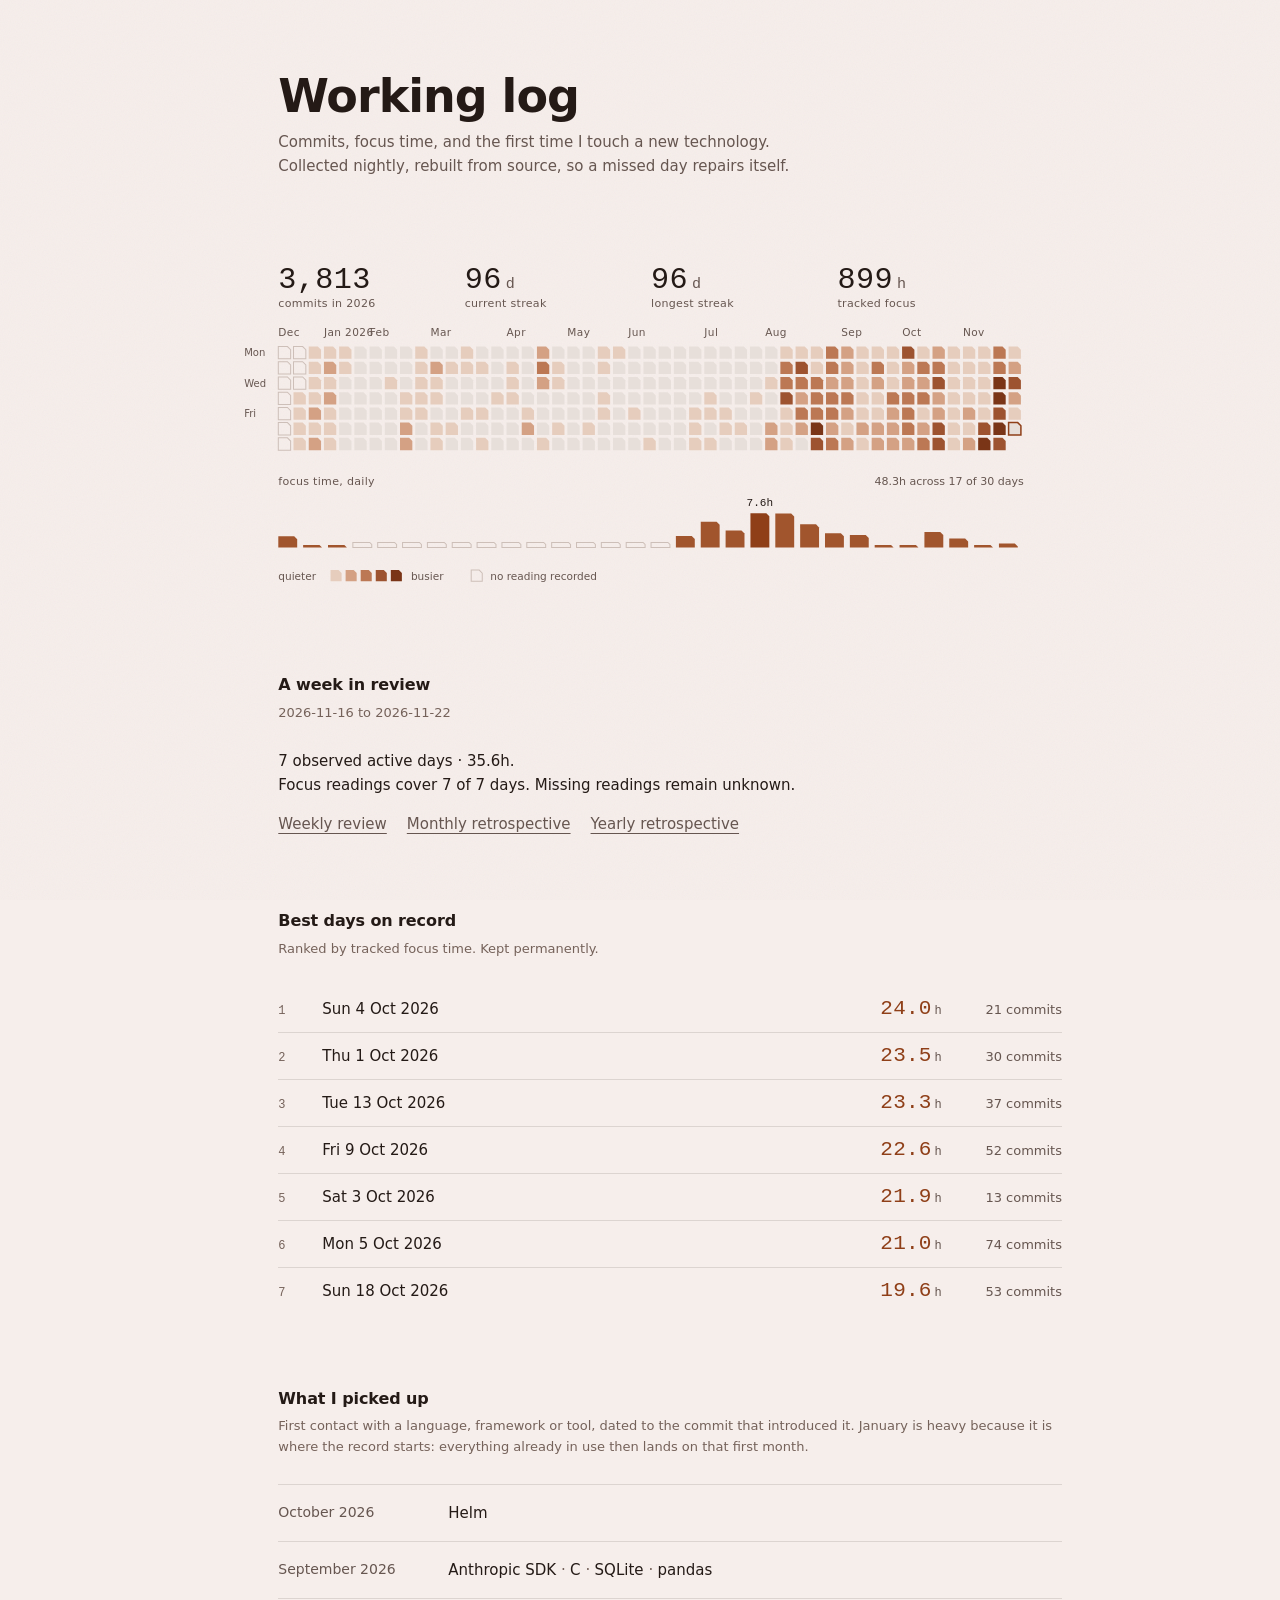
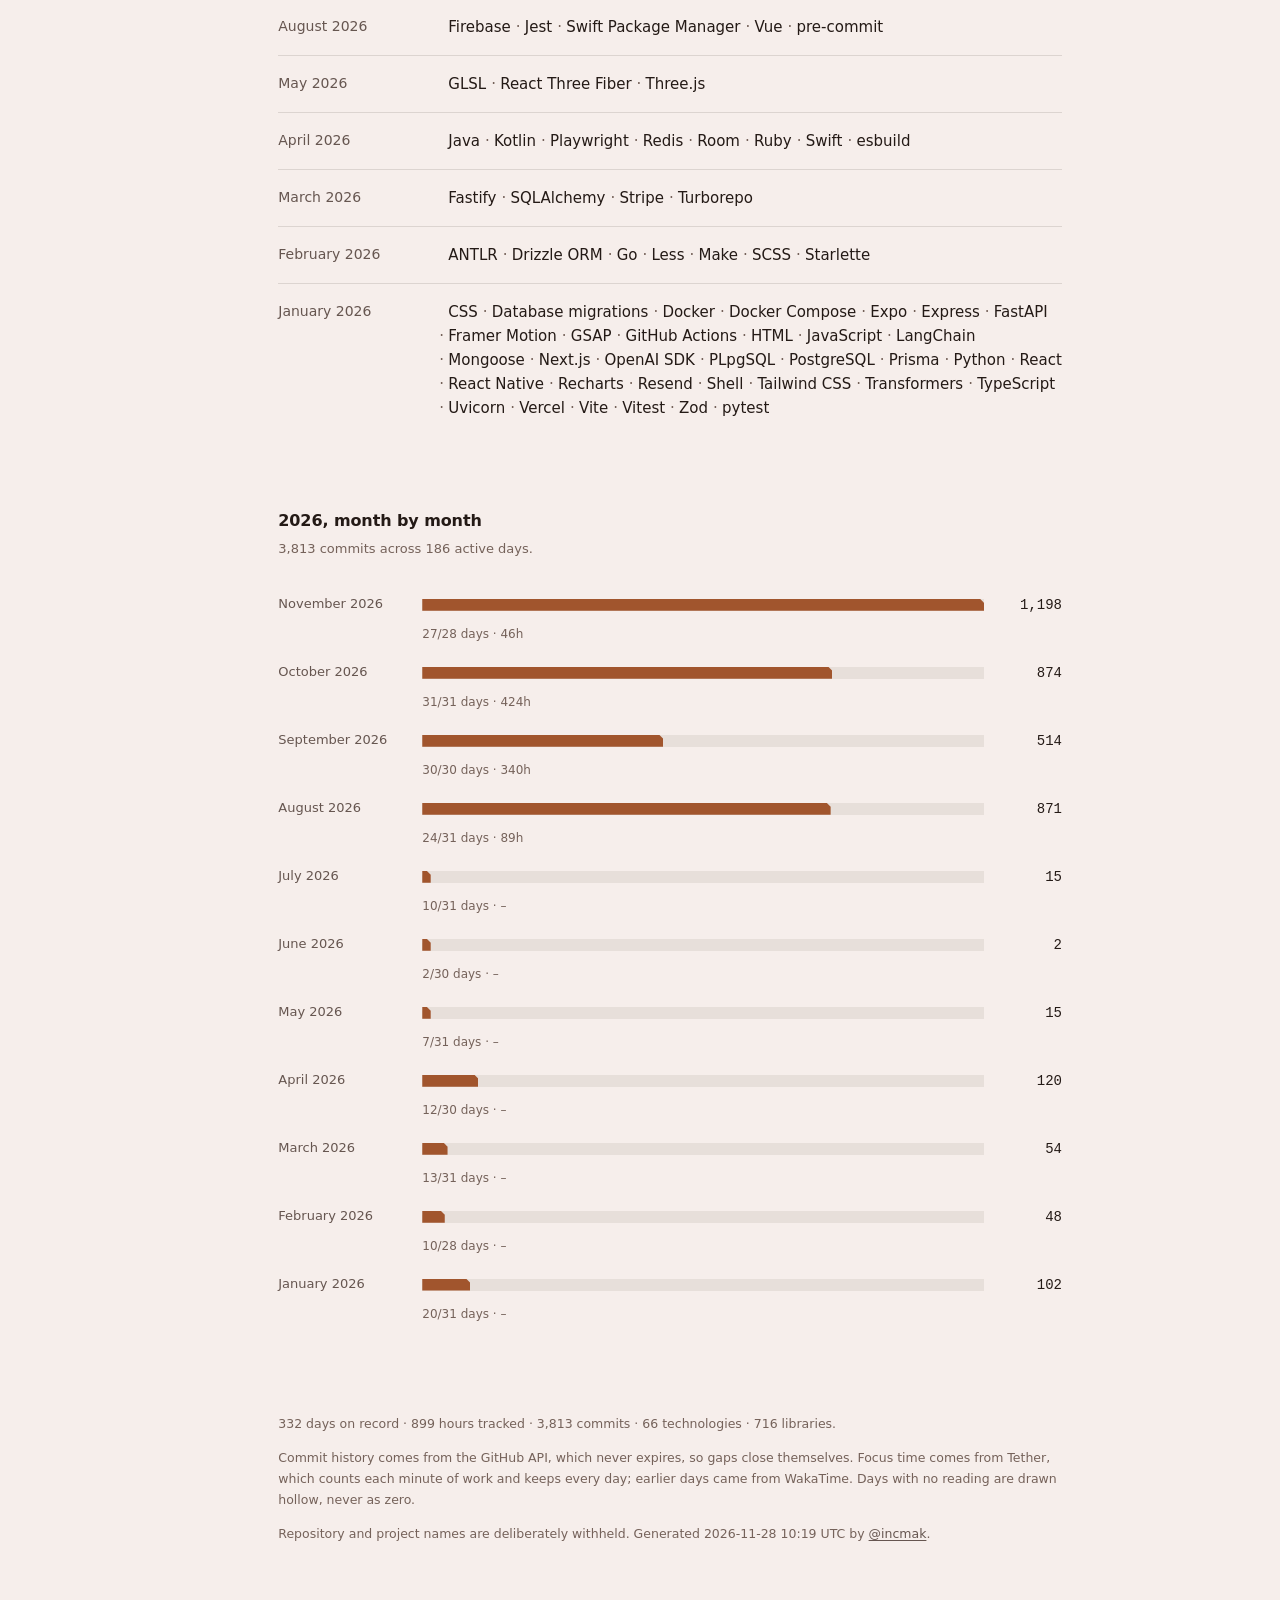
<file: index.html>
<!doctype html>
<html lang="en">
<head>
<meta charset="utf-8">
<meta name="viewport" content="width=device-width, initial-scale=1">
<title>Working log</title>
<meta name="description" content="A self-updating record of commits, focus time and new technology.">
<meta name="color-scheme" content="dark light">
<link rel="icon" href="data:image/svg+xml,%3Csvg xmlns='http://www.w3.org/2000/svg' viewBox='0 0 16 16'%3E%3Cpath d='M2 2h9l3 3v9H2z' fill='%23cc7642'/%3E%3C/svg%3E">
<style>:root {
  --bg: #17100f;
  --ink: #f2e8e3;
  --dim: #b3a099;
  --faint: #958077;
  --cell-empty: #241b19;
  --cell-hollow: #3a2c28;
  --accent: #f0a05c;
  --focus: #c9764a;
  --ramp-0: #3d2620;
  --ramp-1: #6b3a2a;
  --ramp-2: #9c5334;
  --ramp-3: #cc7642;
  --ramp-4: #f0a05c;
}
:root { --hairline: rgba(242,232,227,.10); }
@media (prefers-color-scheme: light) {
:root {
  --bg: #f6eeeb;
  --ink: #241a16;
  --dim: #665650;
  --faint: #75625a;
  --cell-empty: #e7dfda;
  --cell-hollow: #cdbfb8;
  --accent: #8f3f18;
  --focus: #a1552d;
  --ramp-0: #e6cdbd;
  --ramp-1: #d4a184;
  --ramp-2: #bc7854;
  --ramp-3: #9d5330;
  --ramp-4: #7a3517;
}
:root { --hairline: rgba(36,26,22,.12); }
}

*, *::before, *::after { box-sizing: border-box; }
html { -webkit-text-size-adjust: 100%; }
body {
  margin: 0;
  background: var(--bg);
  color: var(--ink);
  font: 15px/1.6 system-ui, -apple-system, 'Segoe UI', Roboto, sans-serif;
  font-synthesis-weight: none;
}
/* Grain sits on the substrate, never over the content. */
.grain {
  position: fixed; inset: 0; pointer-events: none; z-index: 0;
  background-image: url("data:image/svg+xml,%3Csvg xmlns='http://www.w3.org/2000/svg' width='160' height='160'%3E%3Cfilter id='n'%3E%3CfeTurbulence type='fractalNoise' baseFrequency='0.85' numOctaves='3' stitchTiles='stitch'/%3E%3C/filter%3E%3Crect width='100%25' height='100%25' filter='url(%23n)'/%3E%3C/svg%3E"); opacity: .045;
}
/* The field is the signature artifact, so the page aligns to IT rather than the
   other way round: this inset equals the SVG's own left margin (60 of 840),
   putting the masthead, headings and rows on the same axis as the stat columns. */
.page {
  position: relative; z-index: 1; max-width: 900px; margin: 0 auto;
  padding: 72px 28px 96px; --inset: 7.143%;
}
.masthead, section, .colophon { padding-left: var(--inset); }

.masthead { margin-bottom: 56px; }
.masthead h1 {
  margin: 0 0 10px; font-size: clamp(30px, 6vw, 46px); font-weight: 620;
  letter-spacing: -.022em; line-height: 1.05;
}
.masthead p { margin: 0; max-width: 54ch; color: var(--dim); }

/* The field is the signature artifact and leads the page. On a narrow screen it
   scrolls rather than shrinking until the cells are unreadable. */
.field-scroll { overflow-x: auto; margin: 0 -28px; padding: 0 28px; }
.field-scroll svg { margin-left: 0; }
.field-scroll svg { display: block; width: 100%; min-width: 700px; height: auto; }
.field-scroll svg path[fill]:not([fill="none"]) { transition: opacity .12s ease; }
.field-scroll svg:hover path[fill]:not([fill="none"]) { opacity: .55; }
.field-scroll svg path:hover { opacity: 1 !important; }

section { margin-top: 72px; }
h2 {
  margin: 0 0 5px; font-size: 16px; font-weight: 600; letter-spacing: -.006em;
  color: var(--ink);
}
.lede { margin: 0 0 26px; color: var(--faint); font-size: 13px; }
.review-links { display: flex; flex-wrap: wrap; gap: 8px 20px; }
.review-links a { color: var(--dim); text-underline-offset: 4px; }

/* Records. Fixed columns so every row lines up regardless of content length. */
.records { list-style: none; margin: 0; padding: 0; }
.records li {
  display: grid; grid-template-columns: 28px 1fr auto 104px;
  align-items: baseline; gap: 16px; padding: 11px 0;
  border-top: 1px solid var(--hairline);
}
.records li:first-child { border-top: 0; }
.rank { font: 500 12px/1 ui-monospace, SFMono-Regular, Menlo, monospace; color: var(--faint); }
.when { color: var(--ink); }
.hours {
  font: 500 21px/1 ui-monospace, SFMono-Regular, Menlo, monospace;
  letter-spacing: .01em; color: var(--accent);
}
.hours i { font-style: normal; font-size: 12px; color: var(--dim); margin-left: 3px; }
.commits { text-align: right; color: var(--dim); font-size: 13px; }

/* Picked up: typographic list, not a wall of tinted chips. */
.epoch { display: grid; grid-template-columns: 150px 1fr; gap: 20px; padding: 16px 0; border-top: 1px solid var(--hairline); }
.epoch:first-child { border-top: 0; }
.epoch h3 { margin: 0; font-size: 14px; font-weight: 500; color: var(--dim); }
.picked { list-style: none; display: flex; flex-wrap: wrap; margin: 0; padding: 0; gap: 0 14px; }
.picked li { position: relative; }
.picked li + li::before {
  content: "\00b7"; position: absolute; left: -9px; color: var(--faint);
}

/* Months. The bar carries the same cut corner as a field cell. */
.months { list-style: none; margin: 0; padding: 0; }
.months li {
  display: grid; grid-template-columns: 130px 1fr 64px; align-items: center;
  gap: 14px; padding: 9px 0;
}
.months .m { color: var(--dim); font-size: 13px; }
.months .track { height: 12px; background: var(--cell-empty); }
.months .track i {
  display: block; height: 100%; background: var(--focus);
  clip-path: polygon(0 0, calc(100% - 4px) 0, 100% 4px, 100% 100%, 0 100%);
}
.months .n { font: 500 14px/1 ui-monospace, SFMono-Regular, Menlo, monospace; text-align: right; }
.months .sub { grid-column: 2 / -1; font-size: 12px; color: var(--faint); margin-top: -4px; }

.colophon { margin-top: 80px; color: var(--faint); font-size: 12.5px; line-height: 1.7; }
.colophon a { color: var(--dim); text-decoration-thickness: 1px; text-underline-offset: 2px; }
.colophon a:hover { color: var(--ink); }

@media (max-width: 620px) {
  .page { padding: 48px 20px 72px; --inset: 0; }
  .records li { grid-template-columns: 22px 1fr auto; }
  .records .commits { grid-column: 2 / -1; text-align: left; margin-top: -6px; }
  .epoch { grid-template-columns: 1fr; gap: 6px; }
  .months li { grid-template-columns: 104px 1fr 56px; }
}
@media (prefers-reduced-motion: reduce) {
  * { transition: none !important; animation: none !important; }
}
</style>
</head>
<body>
<div class="grain" aria-hidden="true"></div>
<div class="page">

<header class="masthead">
  <h1>Working log</h1>
  <p>Commits, focus time, and the first time I touch a new technology.
  Collected nightly, rebuilt from source, so a missed day repairs itself.</p>
</header>

<div class="field-scroll"><svg xmlns="http://www.w3.org/2000/svg" width="840" height="364" viewBox="0 0 840 364" role="img" aria-label="Commits per day over the last year, with recent focus time">
<rect width="840" height="364" fill="transparent"/>
<text x="60.0" y="54" font-family="ui-monospace, SFMono-Regular, 'SF Mono', 'Cascadia Mono', Menlo, Consolas, monospace" font-size="30" font-weight="500" fill="var(--ink)" letter-spacing="0.4">3,813</text>
<text x="60.0" y="73" font-family="system-ui, -apple-system, 'Segoe UI', Roboto, 'Helvetica Neue', Arial, sans-serif" font-size="11" fill="var(--dim)" letter-spacing="0.3">commits in 2026</text>
<text x="245.5" y="54" font-family="ui-monospace, SFMono-Regular, 'SF Mono', 'Cascadia Mono', Menlo, Consolas, monospace" font-size="30" font-weight="500" fill="var(--ink)" letter-spacing="0.4">96<tspan dx="4" font-size="15" fill="var(--dim)">d</tspan></text>
<text x="245.5" y="73" font-family="system-ui, -apple-system, 'Segoe UI', Roboto, 'Helvetica Neue', Arial, sans-serif" font-size="11" fill="var(--dim)" letter-spacing="0.3">current streak</text>
<text x="431.0" y="54" font-family="ui-monospace, SFMono-Regular, 'SF Mono', 'Cascadia Mono', Menlo, Consolas, monospace" font-size="30" font-weight="500" fill="var(--ink)" letter-spacing="0.4">96<tspan dx="4" font-size="15" fill="var(--dim)">d</tspan></text>
<text x="431.0" y="73" font-family="system-ui, -apple-system, 'Segoe UI', Roboto, 'Helvetica Neue', Arial, sans-serif" font-size="11" fill="var(--dim)" letter-spacing="0.3">longest streak</text>
<text x="616.5" y="54" font-family="ui-monospace, SFMono-Regular, 'SF Mono', 'Cascadia Mono', Menlo, Consolas, monospace" font-size="30" font-weight="500" fill="var(--ink)" letter-spacing="0.4">899<tspan dx="4" font-size="15" fill="var(--dim)">h</tspan></text>
<text x="616.5" y="73" font-family="system-ui, -apple-system, 'Segoe UI', Roboto, 'Helvetica Neue', Arial, sans-serif" font-size="11" fill="var(--dim)" letter-spacing="0.3">tracked focus</text>
<text x="60.0" y="102" font-family="system-ui, -apple-system, 'Segoe UI', Roboto, 'Helvetica Neue', Arial, sans-serif" font-size="10.5" fill="var(--dim)" letter-spacing="0.4">Dec</text>
<text x="105.4" y="102" font-family="system-ui, -apple-system, 'Segoe UI', Roboto, 'Helvetica Neue', Arial, sans-serif" font-size="10.5" fill="var(--dim)" letter-spacing="0.4">Jan 2026</text>
<text x="150.9" y="102" font-family="system-ui, -apple-system, 'Segoe UI', Roboto, 'Helvetica Neue', Arial, sans-serif" font-size="10.5" fill="var(--dim)" letter-spacing="0.4">Feb</text>
<text x="211.4" y="102" font-family="system-ui, -apple-system, 'Segoe UI', Roboto, 'Helvetica Neue', Arial, sans-serif" font-size="10.5" fill="var(--dim)" letter-spacing="0.4">Mar</text>
<text x="287.1" y="102" font-family="system-ui, -apple-system, 'Segoe UI', Roboto, 'Helvetica Neue', Arial, sans-serif" font-size="10.5" fill="var(--dim)" letter-spacing="0.4">Apr</text>
<text x="347.7" y="102" font-family="system-ui, -apple-system, 'Segoe UI', Roboto, 'Helvetica Neue', Arial, sans-serif" font-size="10.5" fill="var(--dim)" letter-spacing="0.4">May</text>
<text x="408.3" y="102" font-family="system-ui, -apple-system, 'Segoe UI', Roboto, 'Helvetica Neue', Arial, sans-serif" font-size="10.5" fill="var(--dim)" letter-spacing="0.4">Jun</text>
<text x="484.0" y="102" font-family="system-ui, -apple-system, 'Segoe UI', Roboto, 'Helvetica Neue', Arial, sans-serif" font-size="10.5" fill="var(--dim)" letter-spacing="0.4">Jul</text>
<text x="544.6" y="102" font-family="system-ui, -apple-system, 'Segoe UI', Roboto, 'Helvetica Neue', Arial, sans-serif" font-size="10.5" fill="var(--dim)" letter-spacing="0.4">Aug</text>
<text x="620.3" y="102" font-family="system-ui, -apple-system, 'Segoe UI', Roboto, 'Helvetica Neue', Arial, sans-serif" font-size="10.5" fill="var(--dim)" letter-spacing="0.4">Sep</text>
<text x="680.9" y="102" font-family="system-ui, -apple-system, 'Segoe UI', Roboto, 'Helvetica Neue', Arial, sans-serif" font-size="10.5" fill="var(--dim)" letter-spacing="0.4">Oct</text>
<text x="741.4" y="102" font-family="system-ui, -apple-system, 'Segoe UI', Roboto, 'Helvetica Neue', Arial, sans-serif" font-size="10.5" fill="var(--dim)" letter-spacing="0.4">Nov</text>
<text x="26" y="118.1" font-family="system-ui, -apple-system, 'Segoe UI', Roboto, 'Helvetica Neue', Arial, sans-serif" font-size="10" fill="var(--dim)" dominant-baseline="central">Mon</text>
<text x="26" y="148.4" font-family="system-ui, -apple-system, 'Segoe UI', Roboto, 'Helvetica Neue', Arial, sans-serif" font-size="10" fill="var(--dim)" dominant-baseline="central">Wed</text>
<text x="26" y="178.7" font-family="system-ui, -apple-system, 'Segoe UI', Roboto, 'Helvetica Neue', Arial, sans-serif" font-size="10" fill="var(--dim)" dominant-baseline="central">Fri</text>
<path d="M60.00 112.00H69.08L72.27 115.19V124.27H60.00Z" fill="none" stroke="var(--cell-hollow)" stroke-width="1"><title>Mon 22 Dec 2025: no record</title></path>
<path d="M60.00 127.14H69.08L72.27 130.33V139.41H60.00Z" fill="none" stroke="var(--cell-hollow)" stroke-width="1"><title>Tue 23 Dec 2025: no record</title></path>
<path d="M60.00 142.29H69.08L72.27 145.47V154.55H60.00Z" fill="none" stroke="var(--cell-hollow)" stroke-width="1"><title>Wed 24 Dec 2025: no record</title></path>
<path d="M60.00 157.43H69.08L72.27 160.62V169.69H60.00Z" fill="none" stroke="var(--cell-hollow)" stroke-width="1"><title>Thu 25 Dec 2025: no record</title></path>
<path d="M60.00 172.57H69.08L72.27 175.76V184.84H60.00Z" fill="none" stroke="var(--cell-hollow)" stroke-width="1"><title>Fri 26 Dec 2025: no record</title></path>
<path d="M60.00 187.71H69.08L72.27 190.90V199.98H60.00Z" fill="none" stroke="var(--cell-hollow)" stroke-width="1"><title>Sat 27 Dec 2025: no record</title></path>
<path d="M60.00 202.86H69.08L72.27 206.05V215.12H60.00Z" fill="none" stroke="var(--cell-hollow)" stroke-width="1"><title>Sun 28 Dec 2025: no record</title></path>
<path d="M75.14 112.00H84.22L87.41 115.19V124.27H75.14Z" fill="none" stroke="var(--cell-hollow)" stroke-width="1"><title>Mon 29 Dec 2025: no record</title></path>
<path d="M75.14 127.14H84.22L87.41 130.33V139.41H75.14Z" fill="none" stroke="var(--cell-hollow)" stroke-width="1"><title>Tue 30 Dec 2025: no record</title></path>
<path d="M75.14 142.29H84.22L87.41 145.47V154.55H75.14Z" fill="none" stroke="var(--cell-hollow)" stroke-width="1"><title>Wed 31 Dec 2025: no record</title></path>
<path d="M75.14 157.43H84.22L87.41 160.62V169.69H75.14Z" fill="var(--ramp-0)"><title>Thu 1 Jan 2026: 6 commits</title></path>
<path d="M75.14 172.57H84.22L87.41 175.76V184.84H75.14Z" fill="var(--ramp-0)"><title>Fri 2 Jan 2026: 8 commits</title></path>
<path d="M75.14 187.71H84.22L87.41 190.90V199.98H75.14Z" fill="var(--ramp-0)"><title>Sat 3 Jan 2026: 1 commit</title></path>
<path d="M75.14 202.86H84.22L87.41 206.05V215.12H75.14Z" fill="var(--ramp-0)"><title>Sun 4 Jan 2026: 5 commits</title></path>
<path d="M90.29 112.00H99.36L102.55 115.19V124.27H90.29Z" fill="var(--ramp-0)"><title>Mon 5 Jan 2026: 1 commit</title></path>
<path d="M90.29 127.14H99.36L102.55 130.33V139.41H90.29Z" fill="var(--ramp-0)"><title>Tue 6 Jan 2026: 5 commits</title></path>
<path d="M90.29 142.29H99.36L102.55 145.47V154.55H90.29Z" fill="var(--ramp-0)"><title>Wed 7 Jan 2026: 5 commits</title></path>
<path d="M90.29 157.43H99.36L102.55 160.62V169.69H90.29Z" fill="var(--ramp-0)"><title>Thu 8 Jan 2026: 2 commits</title></path>
<path d="M90.29 172.57H99.36L102.55 175.76V184.84H90.29Z" fill="var(--ramp-1)"><title>Fri 9 Jan 2026: 9 commits</title></path>
<path d="M90.29 187.71H99.36L102.55 190.90V199.98H90.29Z" fill="var(--ramp-0)"><title>Sat 10 Jan 2026: 6 commits</title></path>
<path d="M90.29 202.86H99.36L102.55 206.05V215.12H90.29Z" fill="var(--ramp-1)"><title>Sun 11 Jan 2026: 10 commits</title></path>
<path d="M105.43 112.00H114.51L117.69 115.19V124.27H105.43Z" fill="var(--ramp-0)"><title>Mon 12 Jan 2026: 7 commits</title></path>
<path d="M105.43 127.14H114.51L117.69 130.33V139.41H105.43Z" fill="var(--ramp-1)"><title>Tue 13 Jan 2026: 10 commits</title></path>
<path d="M105.43 142.29H114.51L117.69 145.47V154.55H105.43Z" fill="var(--ramp-0)"><title>Wed 14 Jan 2026: 3 commits</title></path>
<path d="M105.43 157.43H114.51L117.69 160.62V169.69H105.43Z" fill="var(--ramp-1)"><title>Thu 15 Jan 2026: 11 commits</title></path>
<path d="M105.43 172.57H114.51L117.69 175.76V184.84H105.43Z" fill="var(--ramp-0)"><title>Fri 16 Jan 2026: 3 commits</title></path>
<path d="M105.43 187.71H114.51L117.69 190.90V199.98H105.43Z" fill="var(--ramp-0)"><title>Sat 17 Jan 2026: 4 commits</title></path>
<path d="M105.43 202.86H114.51L117.69 206.05V215.12H105.43Z" fill="var(--ramp-0)"><title>Sun 18 Jan 2026: 1 commit</title></path>
<path d="M120.57 112.00H129.65L132.84 115.19V124.27H120.57Z" fill="var(--ramp-0)"><title>Mon 19 Jan 2026: 4 commits</title></path>
<path d="M120.57 127.14H129.65L132.84 130.33V139.41H120.57Z" fill="var(--ramp-0)"><title>Tue 20 Jan 2026: 1 commit</title></path>
<path d="M120.57 142.29H129.65L132.84 145.47V154.55H120.57Z" fill="var(--cell-empty)"><title>Wed 21 Jan 2026: 0 commits</title></path>
<path d="M120.57 157.43H129.65L132.84 160.62V169.69H120.57Z" fill="var(--cell-empty)"><title>Thu 22 Jan 2026: 0 commits</title></path>
<path d="M120.57 172.57H129.65L132.84 175.76V184.84H120.57Z" fill="var(--cell-empty)"><title>Fri 23 Jan 2026: 0 commits</title></path>
<path d="M120.57 187.71H129.65L132.84 190.90V199.98H120.57Z" fill="var(--cell-empty)"><title>Sat 24 Jan 2026: 0 commits</title></path>
<path d="M120.57 202.86H129.65L132.84 206.05V215.12H120.57Z" fill="var(--cell-empty)"><title>Sun 25 Jan 2026: 0 commits</title></path>
<path d="M135.71 112.00H144.79L147.98 115.19V124.27H135.71Z" fill="var(--cell-empty)"><title>Mon 26 Jan 2026: 0 commits</title></path>
<path d="M135.71 127.14H144.79L147.98 130.33V139.41H135.71Z" fill="var(--cell-empty)"><title>Tue 27 Jan 2026: 0 commits</title></path>
<path d="M135.71 142.29H144.79L147.98 145.47V154.55H135.71Z" fill="var(--cell-empty)"><title>Wed 28 Jan 2026: 0 commits</title></path>
<path d="M135.71 157.43H144.79L147.98 160.62V169.69H135.71Z" fill="var(--cell-empty)"><title>Thu 29 Jan 2026: 0 commits</title></path>
<path d="M135.71 172.57H144.79L147.98 175.76V184.84H135.71Z" fill="var(--cell-empty)"><title>Fri 30 Jan 2026: 0 commits</title></path>
<path d="M135.71 187.71H144.79L147.98 190.90V199.98H135.71Z" fill="var(--cell-empty)"><title>Sat 31 Jan 2026: 0 commits</title></path>
<path d="M135.71 202.86H144.79L147.98 206.05V215.12H135.71Z" fill="var(--cell-empty)"><title>Sun 1 Feb 2026: 0 commits</title></path>
<path d="M150.86 112.00H159.93L163.12 115.19V124.27H150.86Z" fill="var(--cell-empty)"><title>Mon 2 Feb 2026: 0 commits</title></path>
<path d="M150.86 127.14H159.93L163.12 130.33V139.41H150.86Z" fill="var(--cell-empty)"><title>Tue 3 Feb 2026: 0 commits</title></path>
<path d="M150.86 142.29H159.93L163.12 145.47V154.55H150.86Z" fill="var(--cell-empty)"><title>Wed 4 Feb 2026: 0 commits</title></path>
<path d="M150.86 157.43H159.93L163.12 160.62V169.69H150.86Z" fill="var(--cell-empty)"><title>Thu 5 Feb 2026: 0 commits</title></path>
<path d="M150.86 172.57H159.93L163.12 175.76V184.84H150.86Z" fill="var(--cell-empty)"><title>Fri 6 Feb 2026: 0 commits</title></path>
<path d="M150.86 187.71H159.93L163.12 190.90V199.98H150.86Z" fill="var(--cell-empty)"><title>Sat 7 Feb 2026: 0 commits</title></path>
<path d="M150.86 202.86H159.93L163.12 206.05V215.12H150.86Z" fill="var(--cell-empty)"><title>Sun 8 Feb 2026: 0 commits</title></path>
<path d="M166.00 112.00H175.08L178.27 115.19V124.27H166.00Z" fill="var(--cell-empty)"><title>Mon 9 Feb 2026: 0 commits</title></path>
<path d="M166.00 127.14H175.08L178.27 130.33V139.41H166.00Z" fill="var(--cell-empty)"><title>Tue 10 Feb 2026: 0 commits</title></path>
<path d="M166.00 142.29H175.08L178.27 145.47V154.55H166.00Z" fill="var(--ramp-0)"><title>Wed 11 Feb 2026: 1 commit</title></path>
<path d="M166.00 157.43H175.08L178.27 160.62V169.69H166.00Z" fill="var(--cell-empty)"><title>Thu 12 Feb 2026: 0 commits</title></path>
<path d="M166.00 172.57H175.08L178.27 175.76V184.84H166.00Z" fill="var(--cell-empty)"><title>Fri 13 Feb 2026: 0 commits</title></path>
<path d="M166.00 187.71H175.08L178.27 190.90V199.98H166.00Z" fill="var(--cell-empty)"><title>Sat 14 Feb 2026: 0 commits</title></path>
<path d="M166.00 202.86H175.08L178.27 206.05V215.12H166.00Z" fill="var(--cell-empty)"><title>Sun 15 Feb 2026: 0 commits</title></path>
<path d="M181.14 112.00H190.22L193.41 115.19V124.27H181.14Z" fill="var(--cell-empty)"><title>Mon 16 Feb 2026: 0 commits</title></path>
<path d="M181.14 127.14H190.22L193.41 130.33V139.41H181.14Z" fill="var(--cell-empty)"><title>Tue 17 Feb 2026: 0 commits</title></path>
<path d="M181.14 142.29H190.22L193.41 145.47V154.55H181.14Z" fill="var(--cell-empty)"><title>Wed 18 Feb 2026: 0 commits</title></path>
<path d="M181.14 157.43H190.22L193.41 160.62V169.69H181.14Z" fill="var(--ramp-0)"><title>Thu 19 Feb 2026: 7 commits</title></path>
<path d="M181.14 172.57H190.22L193.41 175.76V184.84H181.14Z" fill="var(--ramp-0)"><title>Fri 20 Feb 2026: 3 commits</title></path>
<path d="M181.14 187.71H190.22L193.41 190.90V199.98H181.14Z" fill="var(--ramp-1)"><title>Sat 21 Feb 2026: 11 commits</title></path>
<path d="M181.14 202.86H190.22L193.41 206.05V215.12H181.14Z" fill="var(--ramp-1)"><title>Sun 22 Feb 2026: 11 commits</title></path>
<path d="M196.29 112.00H205.36L208.55 115.19V124.27H196.29Z" fill="var(--ramp-0)"><title>Mon 23 Feb 2026: 4 commits</title></path>
<path d="M196.29 127.14H205.36L208.55 130.33V139.41H196.29Z" fill="var(--ramp-0)"><title>Tue 24 Feb 2026: 7 commits</title></path>
<path d="M196.29 142.29H205.36L208.55 145.47V154.55H196.29Z" fill="var(--ramp-0)"><title>Wed 25 Feb 2026: 1 commit</title></path>
<path d="M196.29 157.43H205.36L208.55 160.62V169.69H196.29Z" fill="var(--ramp-0)"><title>Thu 26 Feb 2026: 1 commit</title></path>
<path d="M196.29 172.57H205.36L208.55 175.76V184.84H196.29Z" fill="var(--ramp-0)"><title>Fri 27 Feb 2026: 2 commits</title></path>
<path d="M196.29 187.71H205.36L208.55 190.90V199.98H196.29Z" fill="var(--cell-empty)"><title>Sat 28 Feb 2026: 0 commits</title></path>
<path d="M196.29 202.86H205.36L208.55 206.05V215.12H196.29Z" fill="var(--cell-empty)"><title>Sun 1 Mar 2026: 0 commits</title></path>
<path d="M211.43 112.00H220.51L223.69 115.19V124.27H211.43Z" fill="var(--cell-empty)"><title>Mon 2 Mar 2026: 0 commits</title></path>
<path d="M211.43 127.14H220.51L223.69 130.33V139.41H211.43Z" fill="var(--ramp-1)"><title>Tue 3 Mar 2026: 16 commits</title></path>
<path d="M211.43 142.29H220.51L223.69 145.47V154.55H211.43Z" fill="var(--ramp-0)"><title>Wed 4 Mar 2026: 4 commits</title></path>
<path d="M211.43 157.43H220.51L223.69 160.62V169.69H211.43Z" fill="var(--ramp-0)"><title>Thu 5 Mar 2026: 4 commits</title></path>
<path d="M211.43 172.57H220.51L223.69 175.76V184.84H211.43Z" fill="var(--cell-empty)"><title>Fri 6 Mar 2026: 0 commits</title></path>
<path d="M211.43 187.71H220.51L223.69 190.90V199.98H211.43Z" fill="var(--ramp-0)"><title>Sat 7 Mar 2026: 2 commits</title></path>
<path d="M211.43 202.86H220.51L223.69 206.05V215.12H211.43Z" fill="var(--ramp-0)"><title>Sun 8 Mar 2026: 7 commits</title></path>
<path d="M226.57 112.00H235.65L238.84 115.19V124.27H226.57Z" fill="var(--cell-empty)"><title>Mon 9 Mar 2026: 0 commits</title></path>
<path d="M226.57 127.14H235.65L238.84 130.33V139.41H226.57Z" fill="var(--ramp-0)"><title>Tue 10 Mar 2026: 6 commits</title></path>
<path d="M226.57 142.29H235.65L238.84 145.47V154.55H226.57Z" fill="var(--cell-empty)"><title>Wed 11 Mar 2026: 0 commits</title></path>
<path d="M226.57 157.43H235.65L238.84 160.62V169.69H226.57Z" fill="var(--cell-empty)"><title>Thu 12 Mar 2026: 0 commits</title></path>
<path d="M226.57 172.57H235.65L238.84 175.76V184.84H226.57Z" fill="var(--cell-empty)"><title>Fri 13 Mar 2026: 0 commits</title></path>
<path d="M226.57 187.71H235.65L238.84 190.90V199.98H226.57Z" fill="var(--ramp-0)"><title>Sat 14 Mar 2026: 4 commits</title></path>
<path d="M226.57 202.86H235.65L238.84 206.05V215.12H226.57Z" fill="var(--cell-empty)"><title>Sun 15 Mar 2026: 0 commits</title></path>
<path d="M241.71 112.00H250.79L253.98 115.19V124.27H241.71Z" fill="var(--ramp-0)"><title>Mon 16 Mar 2026: 2 commits</title></path>
<path d="M241.71 127.14H250.79L253.98 130.33V139.41H241.71Z" fill="var(--ramp-0)"><title>Tue 17 Mar 2026: 1 commit</title></path>
<path d="M241.71 142.29H250.79L253.98 145.47V154.55H241.71Z" fill="var(--cell-empty)"><title>Wed 18 Mar 2026: 0 commits</title></path>
<path d="M241.71 157.43H250.79L253.98 160.62V169.69H241.71Z" fill="var(--cell-empty)"><title>Thu 19 Mar 2026: 0 commits</title></path>
<path d="M241.71 172.57H250.79L253.98 175.76V184.84H241.71Z" fill="var(--ramp-0)"><title>Fri 20 Mar 2026: 1 commit</title></path>
<path d="M241.71 187.71H250.79L253.98 190.90V199.98H241.71Z" fill="var(--cell-empty)"><title>Sat 21 Mar 2026: 0 commits</title></path>
<path d="M241.71 202.86H250.79L253.98 206.05V215.12H241.71Z" fill="var(--cell-empty)"><title>Sun 22 Mar 2026: 0 commits</title></path>
<path d="M256.86 112.00H265.93L269.12 115.19V124.27H256.86Z" fill="var(--cell-empty)"><title>Mon 23 Mar 2026: 0 commits</title></path>
<path d="M256.86 127.14H265.93L269.12 130.33V139.41H256.86Z" fill="var(--ramp-0)"><title>Tue 24 Mar 2026: 3 commits</title></path>
<path d="M256.86 142.29H265.93L269.12 145.47V154.55H256.86Z" fill="var(--cell-empty)"><title>Wed 25 Mar 2026: 0 commits</title></path>
<path d="M256.86 157.43H265.93L269.12 160.62V169.69H256.86Z" fill="var(--cell-empty)"><title>Thu 26 Mar 2026: 0 commits</title></path>
<path d="M256.86 172.57H265.93L269.12 175.76V184.84H256.86Z" fill="var(--ramp-0)"><title>Fri 27 Mar 2026: 2 commits</title></path>
<path d="M256.86 187.71H265.93L269.12 190.90V199.98H256.86Z" fill="var(--cell-empty)"><title>Sat 28 Mar 2026: 0 commits</title></path>
<path d="M256.86 202.86H265.93L269.12 206.05V215.12H256.86Z" fill="var(--ramp-0)"><title>Sun 29 Mar 2026: 2 commits</title></path>
<path d="M272.00 112.00H281.08L284.27 115.19V124.27H272.00Z" fill="var(--cell-empty)"><title>Mon 30 Mar 2026: 0 commits</title></path>
<path d="M272.00 127.14H281.08L284.27 130.33V139.41H272.00Z" fill="var(--cell-empty)"><title>Tue 31 Mar 2026: 0 commits</title></path>
<path d="M272.00 142.29H281.08L284.27 145.47V154.55H272.00Z" fill="var(--cell-empty)"><title>Wed 1 Apr 2026: 0 commits</title></path>
<path d="M272.00 157.43H281.08L284.27 160.62V169.69H272.00Z" fill="var(--ramp-0)"><title>Thu 2 Apr 2026: 1 commit</title></path>
<path d="M272.00 172.57H281.08L284.27 175.76V184.84H272.00Z" fill="var(--cell-empty)"><title>Fri 3 Apr 2026: 0 commits</title></path>
<path d="M272.00 187.71H281.08L284.27 190.90V199.98H272.00Z" fill="var(--cell-empty)"><title>Sat 4 Apr 2026: 0 commits</title></path>
<path d="M272.00 202.86H281.08L284.27 206.05V215.12H272.00Z" fill="var(--cell-empty)"><title>Sun 5 Apr 2026: 0 commits</title></path>
<path d="M287.14 112.00H296.22L299.41 115.19V124.27H287.14Z" fill="var(--cell-empty)"><title>Mon 6 Apr 2026: 0 commits</title></path>
<path d="M287.14 127.14H296.22L299.41 130.33V139.41H287.14Z" fill="var(--ramp-0)"><title>Tue 7 Apr 2026: 6 commits</title></path>
<path d="M287.14 142.29H296.22L299.41 145.47V154.55H287.14Z" fill="var(--ramp-0)"><title>Wed 8 Apr 2026: 1 commit</title></path>
<path d="M287.14 157.43H296.22L299.41 160.62V169.69H287.14Z" fill="var(--ramp-0)"><title>Thu 9 Apr 2026: 2 commits</title></path>
<path d="M287.14 172.57H296.22L299.41 175.76V184.84H287.14Z" fill="var(--cell-empty)"><title>Fri 10 Apr 2026: 0 commits</title></path>
<path d="M287.14 187.71H296.22L299.41 190.90V199.98H287.14Z" fill="var(--cell-empty)"><title>Sat 11 Apr 2026: 0 commits</title></path>
<path d="M287.14 202.86H296.22L299.41 206.05V215.12H287.14Z" fill="var(--cell-empty)"><title>Sun 12 Apr 2026: 0 commits</title></path>
<path d="M302.29 112.00H311.36L314.55 115.19V124.27H302.29Z" fill="var(--cell-empty)"><title>Mon 13 Apr 2026: 0 commits</title></path>
<path d="M302.29 127.14H311.36L314.55 130.33V139.41H302.29Z" fill="var(--cell-empty)"><title>Tue 14 Apr 2026: 0 commits</title></path>
<path d="M302.29 142.29H311.36L314.55 145.47V154.55H302.29Z" fill="var(--cell-empty)"><title>Wed 15 Apr 2026: 0 commits</title></path>
<path d="M302.29 157.43H311.36L314.55 160.62V169.69H302.29Z" fill="var(--cell-empty)"><title>Thu 16 Apr 2026: 0 commits</title></path>
<path d="M302.29 172.57H311.36L314.55 175.76V184.84H302.29Z" fill="var(--ramp-0)"><title>Fri 17 Apr 2026: 2 commits</title></path>
<path d="M302.29 187.71H311.36L314.55 190.90V199.98H302.29Z" fill="var(--ramp-1)"><title>Sat 18 Apr 2026: 14 commits</title></path>
<path d="M302.29 202.86H311.36L314.55 206.05V215.12H302.29Z" fill="var(--cell-empty)"><title>Sun 19 Apr 2026: 0 commits</title></path>
<path d="M317.43 112.00H326.51L329.69 115.19V124.27H317.43Z" fill="var(--ramp-1)"><title>Mon 20 Apr 2026: 16 commits</title></path>
<path d="M317.43 127.14H326.51L329.69 130.33V139.41H317.43Z" fill="var(--ramp-2)"><title>Tue 21 Apr 2026: 56 commits</title></path>
<path d="M317.43 142.29H326.51L329.69 145.47V154.55H317.43Z" fill="var(--ramp-1)"><title>Wed 22 Apr 2026: 19 commits</title></path>
<path d="M317.43 157.43H326.51L329.69 160.62V169.69H317.43Z" fill="var(--cell-empty)"><title>Thu 23 Apr 2026: 0 commits</title></path>
<path d="M317.43 172.57H326.51L329.69 175.76V184.84H317.43Z" fill="var(--cell-empty)"><title>Fri 24 Apr 2026: 0 commits</title></path>
<path d="M317.43 187.71H326.51L329.69 190.90V199.98H317.43Z" fill="var(--cell-empty)"><title>Sat 25 Apr 2026: 0 commits</title></path>
<path d="M317.43 202.86H326.51L329.69 206.05V215.12H317.43Z" fill="var(--ramp-0)"><title>Sun 26 Apr 2026: 1 commit</title></path>
<path d="M332.57 112.00H341.65L344.84 115.19V124.27H332.57Z" fill="var(--cell-empty)"><title>Mon 27 Apr 2026: 0 commits</title></path>
<path d="M332.57 127.14H341.65L344.84 130.33V139.41H332.57Z" fill="var(--ramp-0)"><title>Tue 28 Apr 2026: 1 commit</title></path>
<path d="M332.57 142.29H341.65L344.84 145.47V154.55H332.57Z" fill="var(--ramp-0)"><title>Wed 29 Apr 2026: 1 commit</title></path>
<path d="M332.57 157.43H341.65L344.84 160.62V169.69H332.57Z" fill="var(--cell-empty)"><title>Thu 30 Apr 2026: 0 commits</title></path>
<path d="M332.57 172.57H341.65L344.84 175.76V184.84H332.57Z" fill="var(--cell-empty)"><title>Fri 1 May 2026: 0 commits</title></path>
<path d="M332.57 187.71H341.65L344.84 190.90V199.98H332.57Z" fill="var(--ramp-0)"><title>Sat 2 May 2026: 1 commit</title></path>
<path d="M332.57 202.86H341.65L344.84 206.05V215.12H332.57Z" fill="var(--cell-empty)"><title>Sun 3 May 2026: 0 commits</title></path>
<path d="M347.71 112.00H356.79L359.98 115.19V124.27H347.71Z" fill="var(--cell-empty)"><title>Mon 4 May 2026: 0 commits</title></path>
<path d="M347.71 127.14H356.79L359.98 130.33V139.41H347.71Z" fill="var(--cell-empty)"><title>Tue 5 May 2026: 0 commits</title></path>
<path d="M347.71 142.29H356.79L359.98 145.47V154.55H347.71Z" fill="var(--cell-empty)"><title>Wed 6 May 2026: 0 commits</title></path>
<path d="M347.71 157.43H356.79L359.98 160.62V169.69H347.71Z" fill="var(--cell-empty)"><title>Thu 7 May 2026: 0 commits</title></path>
<path d="M347.71 172.57H356.79L359.98 175.76V184.84H347.71Z" fill="var(--cell-empty)"><title>Fri 8 May 2026: 0 commits</title></path>
<path d="M347.71 187.71H356.79L359.98 190.90V199.98H347.71Z" fill="var(--cell-empty)"><title>Sat 9 May 2026: 0 commits</title></path>
<path d="M347.71 202.86H356.79L359.98 206.05V215.12H347.71Z" fill="var(--cell-empty)"><title>Sun 10 May 2026: 0 commits</title></path>
<path d="M362.86 112.00H371.93L375.12 115.19V124.27H362.86Z" fill="var(--cell-empty)"><title>Mon 11 May 2026: 0 commits</title></path>
<path d="M362.86 127.14H371.93L375.12 130.33V139.41H362.86Z" fill="var(--cell-empty)"><title>Tue 12 May 2026: 0 commits</title></path>
<path d="M362.86 142.29H371.93L375.12 145.47V154.55H362.86Z" fill="var(--cell-empty)"><title>Wed 13 May 2026: 0 commits</title></path>
<path d="M362.86 157.43H371.93L375.12 160.62V169.69H362.86Z" fill="var(--cell-empty)"><title>Thu 14 May 2026: 0 commits</title></path>
<path d="M362.86 172.57H371.93L375.12 175.76V184.84H362.86Z" fill="var(--cell-empty)"><title>Fri 15 May 2026: 0 commits</title></path>
<path d="M362.86 187.71H371.93L375.12 190.90V199.98H362.86Z" fill="var(--ramp-0)"><title>Sat 16 May 2026: 1 commit</title></path>
<path d="M362.86 202.86H371.93L375.12 206.05V215.12H362.86Z" fill="var(--cell-empty)"><title>Sun 17 May 2026: 0 commits</title></path>
<path d="M378.00 112.00H387.08L390.27 115.19V124.27H378.00Z" fill="var(--ramp-0)"><title>Mon 18 May 2026: 2 commits</title></path>
<path d="M378.00 127.14H387.08L390.27 130.33V139.41H378.00Z" fill="var(--ramp-0)"><title>Tue 19 May 2026: 1 commit</title></path>
<path d="M378.00 142.29H387.08L390.27 145.47V154.55H378.00Z" fill="var(--cell-empty)"><title>Wed 20 May 2026: 0 commits</title></path>
<path d="M378.00 157.43H387.08L390.27 160.62V169.69H378.00Z" fill="var(--ramp-0)"><title>Thu 21 May 2026: 5 commits</title></path>
<path d="M378.00 172.57H387.08L390.27 175.76V184.84H378.00Z" fill="var(--ramp-0)"><title>Fri 22 May 2026: 2 commits</title></path>
<path d="M378.00 187.71H387.08L390.27 190.90V199.98H378.00Z" fill="var(--cell-empty)"><title>Sat 23 May 2026: 0 commits</title></path>
<path d="M378.00 202.86H387.08L390.27 206.05V215.12H378.00Z" fill="var(--cell-empty)"><title>Sun 24 May 2026: 0 commits</title></path>
<path d="M393.14 112.00H402.22L405.41 115.19V124.27H393.14Z" fill="var(--ramp-0)"><title>Mon 25 May 2026: 3 commits</title></path>
<path d="M393.14 127.14H402.22L405.41 130.33V139.41H393.14Z" fill="var(--cell-empty)"><title>Tue 26 May 2026: 0 commits</title></path>
<path d="M393.14 142.29H402.22L405.41 145.47V154.55H393.14Z" fill="var(--cell-empty)"><title>Wed 27 May 2026: 0 commits</title></path>
<path d="M393.14 157.43H402.22L405.41 160.62V169.69H393.14Z" fill="var(--cell-empty)"><title>Thu 28 May 2026: 0 commits</title></path>
<path d="M393.14 172.57H402.22L405.41 175.76V184.84H393.14Z" fill="var(--cell-empty)"><title>Fri 29 May 2026: 0 commits</title></path>
<path d="M393.14 187.71H402.22L405.41 190.90V199.98H393.14Z" fill="var(--cell-empty)"><title>Sat 30 May 2026: 0 commits</title></path>
<path d="M393.14 202.86H402.22L405.41 206.05V215.12H393.14Z" fill="var(--cell-empty)"><title>Sun 31 May 2026: 0 commits</title></path>
<path d="M408.29 112.00H417.36L420.55 115.19V124.27H408.29Z" fill="var(--cell-empty)"><title>Mon 1 Jun 2026: 0 commits</title></path>
<path d="M408.29 127.14H417.36L420.55 130.33V139.41H408.29Z" fill="var(--cell-empty)"><title>Tue 2 Jun 2026: 0 commits</title></path>
<path d="M408.29 142.29H417.36L420.55 145.47V154.55H408.29Z" fill="var(--cell-empty)"><title>Wed 3 Jun 2026: 0 commits</title></path>
<path d="M408.29 157.43H417.36L420.55 160.62V169.69H408.29Z" fill="var(--cell-empty)"><title>Thu 4 Jun 2026: 0 commits</title></path>
<path d="M408.29 172.57H417.36L420.55 175.76V184.84H408.29Z" fill="var(--ramp-0)"><title>Fri 5 Jun 2026: 1 commit</title></path>
<path d="M408.29 187.71H417.36L420.55 190.90V199.98H408.29Z" fill="var(--cell-empty)"><title>Sat 6 Jun 2026: 0 commits</title></path>
<path d="M408.29 202.86H417.36L420.55 206.05V215.12H408.29Z" fill="var(--cell-empty)"><title>Sun 7 Jun 2026: 0 commits</title></path>
<path d="M423.43 112.00H432.51L435.69 115.19V124.27H423.43Z" fill="var(--cell-empty)"><title>Mon 8 Jun 2026: 0 commits</title></path>
<path d="M423.43 127.14H432.51L435.69 130.33V139.41H423.43Z" fill="var(--cell-empty)"><title>Tue 9 Jun 2026: 0 commits</title></path>
<path d="M423.43 142.29H432.51L435.69 145.47V154.55H423.43Z" fill="var(--cell-empty)"><title>Wed 10 Jun 2026: 0 commits</title></path>
<path d="M423.43 157.43H432.51L435.69 160.62V169.69H423.43Z" fill="var(--cell-empty)"><title>Thu 11 Jun 2026: 0 commits</title></path>
<path d="M423.43 172.57H432.51L435.69 175.76V184.84H423.43Z" fill="var(--cell-empty)"><title>Fri 12 Jun 2026: 0 commits</title></path>
<path d="M423.43 187.71H432.51L435.69 190.90V199.98H423.43Z" fill="var(--cell-empty)"><title>Sat 13 Jun 2026: 0 commits</title></path>
<path d="M423.43 202.86H432.51L435.69 206.05V215.12H423.43Z" fill="var(--ramp-0)"><title>Sun 14 Jun 2026: 1 commit</title></path>
<path d="M438.57 112.00H447.65L450.84 115.19V124.27H438.57Z" fill="var(--cell-empty)"><title>Mon 15 Jun 2026: 0 commits</title></path>
<path d="M438.57 127.14H447.65L450.84 130.33V139.41H438.57Z" fill="var(--cell-empty)"><title>Tue 16 Jun 2026: 0 commits</title></path>
<path d="M438.57 142.29H447.65L450.84 145.47V154.55H438.57Z" fill="var(--cell-empty)"><title>Wed 17 Jun 2026: 0 commits</title></path>
<path d="M438.57 157.43H447.65L450.84 160.62V169.69H438.57Z" fill="var(--cell-empty)"><title>Thu 18 Jun 2026: 0 commits</title></path>
<path d="M438.57 172.57H447.65L450.84 175.76V184.84H438.57Z" fill="var(--cell-empty)"><title>Fri 19 Jun 2026: 0 commits</title></path>
<path d="M438.57 187.71H447.65L450.84 190.90V199.98H438.57Z" fill="var(--cell-empty)"><title>Sat 20 Jun 2026: 0 commits</title></path>
<path d="M438.57 202.86H447.65L450.84 206.05V215.12H438.57Z" fill="var(--cell-empty)"><title>Sun 21 Jun 2026: 0 commits</title></path>
<path d="M453.71 112.00H462.79L465.98 115.19V124.27H453.71Z" fill="var(--cell-empty)"><title>Mon 22 Jun 2026: 0 commits</title></path>
<path d="M453.71 127.14H462.79L465.98 130.33V139.41H453.71Z" fill="var(--cell-empty)"><title>Tue 23 Jun 2026: 0 commits</title></path>
<path d="M453.71 142.29H462.79L465.98 145.47V154.55H453.71Z" fill="var(--cell-empty)"><title>Wed 24 Jun 2026: 0 commits</title></path>
<path d="M453.71 157.43H462.79L465.98 160.62V169.69H453.71Z" fill="var(--cell-empty)"><title>Thu 25 Jun 2026: 0 commits</title></path>
<path d="M453.71 172.57H462.79L465.98 175.76V184.84H453.71Z" fill="var(--cell-empty)"><title>Fri 26 Jun 2026: 0 commits</title></path>
<path d="M453.71 187.71H462.79L465.98 190.90V199.98H453.71Z" fill="var(--cell-empty)"><title>Sat 27 Jun 2026: 0 commits</title></path>
<path d="M453.71 202.86H462.79L465.98 206.05V215.12H453.71Z" fill="var(--cell-empty)"><title>Sun 28 Jun 2026: 0 commits</title></path>
<path d="M468.86 112.00H477.93L481.12 115.19V124.27H468.86Z" fill="var(--cell-empty)"><title>Mon 29 Jun 2026: 0 commits</title></path>
<path d="M468.86 127.14H477.93L481.12 130.33V139.41H468.86Z" fill="var(--cell-empty)"><title>Tue 30 Jun 2026: 0 commits</title></path>
<path d="M468.86 142.29H477.93L481.12 145.47V154.55H468.86Z" fill="var(--cell-empty)"><title>Wed 1 Jul 2026: 0 commits</title></path>
<path d="M468.86 157.43H477.93L481.12 160.62V169.69H468.86Z" fill="var(--cell-empty)"><title>Thu 2 Jul 2026: 0 commits</title></path>
<path d="M468.86 172.57H477.93L481.12 175.76V184.84H468.86Z" fill="var(--ramp-0)"><title>Fri 3 Jul 2026: 1 commit</title></path>
<path d="M468.86 187.71H477.93L481.12 190.90V199.98H468.86Z" fill="var(--ramp-0)"><title>Sat 4 Jul 2026: 2 commits</title></path>
<path d="M468.86 202.86H477.93L481.12 206.05V215.12H468.86Z" fill="var(--ramp-0)"><title>Sun 5 Jul 2026: 2 commits</title></path>
<path d="M484.00 112.00H493.08L496.27 115.19V124.27H484.00Z" fill="var(--cell-empty)"><title>Mon 6 Jul 2026: 0 commits</title></path>
<path d="M484.00 127.14H493.08L496.27 130.33V139.41H484.00Z" fill="var(--cell-empty)"><title>Tue 7 Jul 2026: 0 commits</title></path>
<path d="M484.00 142.29H493.08L496.27 145.47V154.55H484.00Z" fill="var(--cell-empty)"><title>Wed 8 Jul 2026: 0 commits</title></path>
<path d="M484.00 157.43H493.08L496.27 160.62V169.69H484.00Z" fill="var(--ramp-0)"><title>Thu 9 Jul 2026: 1 commit</title></path>
<path d="M484.00 172.57H493.08L496.27 175.76V184.84H484.00Z" fill="var(--ramp-0)"><title>Fri 10 Jul 2026: 1 commit</title></path>
<path d="M484.00 187.71H493.08L496.27 190.90V199.98H484.00Z" fill="var(--cell-empty)"><title>Sat 11 Jul 2026: 0 commits</title></path>
<path d="M484.00 202.86H493.08L496.27 206.05V215.12H484.00Z" fill="var(--ramp-0)"><title>Sun 12 Jul 2026: 1 commit</title></path>
<path d="M499.14 112.00H508.22L511.41 115.19V124.27H499.14Z" fill="var(--cell-empty)"><title>Mon 13 Jul 2026: 0 commits</title></path>
<path d="M499.14 127.14H508.22L511.41 130.33V139.41H499.14Z" fill="var(--cell-empty)"><title>Tue 14 Jul 2026: 0 commits</title></path>
<path d="M499.14 142.29H508.22L511.41 145.47V154.55H499.14Z" fill="var(--cell-empty)"><title>Wed 15 Jul 2026: 0 commits</title></path>
<path d="M499.14 157.43H508.22L511.41 160.62V169.69H499.14Z" fill="var(--cell-empty)"><title>Thu 16 Jul 2026: 0 commits</title></path>
<path d="M499.14 172.57H508.22L511.41 175.76V184.84H499.14Z" fill="var(--ramp-0)"><title>Fri 17 Jul 2026: 2 commits</title></path>
<path d="M499.14 187.71H508.22L511.41 190.90V199.98H499.14Z" fill="var(--ramp-0)"><title>Sat 18 Jul 2026: 2 commits</title></path>
<path d="M499.14 202.86H508.22L511.41 206.05V215.12H499.14Z" fill="var(--cell-empty)"><title>Sun 19 Jul 2026: 0 commits</title></path>
<path d="M514.29 112.00H523.36L526.55 115.19V124.27H514.29Z" fill="var(--cell-empty)"><title>Mon 20 Jul 2026: 0 commits</title></path>
<path d="M514.29 127.14H523.36L526.55 130.33V139.41H514.29Z" fill="var(--cell-empty)"><title>Tue 21 Jul 2026: 0 commits</title></path>
<path d="M514.29 142.29H523.36L526.55 145.47V154.55H514.29Z" fill="var(--cell-empty)"><title>Wed 22 Jul 2026: 0 commits</title></path>
<path d="M514.29 157.43H523.36L526.55 160.62V169.69H514.29Z" fill="var(--cell-empty)"><title>Thu 23 Jul 2026: 0 commits</title></path>
<path d="M514.29 172.57H523.36L526.55 175.76V184.84H514.29Z" fill="var(--cell-empty)"><title>Fri 24 Jul 2026: 0 commits</title></path>
<path d="M514.29 187.71H523.36L526.55 190.90V199.98H514.29Z" fill="var(--ramp-0)"><title>Sat 25 Jul 2026: 2 commits</title></path>
<path d="M514.29 202.86H523.36L526.55 206.05V215.12H514.29Z" fill="var(--cell-empty)"><title>Sun 26 Jul 2026: 0 commits</title></path>
<path d="M529.43 112.00H538.51L541.69 115.19V124.27H529.43Z" fill="var(--cell-empty)"><title>Mon 27 Jul 2026: 0 commits</title></path>
<path d="M529.43 127.14H538.51L541.69 130.33V139.41H529.43Z" fill="var(--cell-empty)"><title>Tue 28 Jul 2026: 0 commits</title></path>
<path d="M529.43 142.29H538.51L541.69 145.47V154.55H529.43Z" fill="var(--cell-empty)"><title>Wed 29 Jul 2026: 0 commits</title></path>
<path d="M529.43 157.43H538.51L541.69 160.62V169.69H529.43Z" fill="var(--ramp-0)"><title>Thu 30 Jul 2026: 1 commit</title></path>
<path d="M529.43 172.57H538.51L541.69 175.76V184.84H529.43Z" fill="var(--cell-empty)"><title>Fri 31 Jul 2026: 0 commits</title></path>
<path d="M529.43 187.71H538.51L541.69 190.90V199.98H529.43Z" fill="var(--cell-empty)"><title>Sat 1 Aug 2026: 0 commits</title></path>
<path d="M529.43 202.86H538.51L541.69 206.05V215.12H529.43Z" fill="var(--cell-empty)"><title>Sun 2 Aug 2026: 0 commits</title></path>
<path d="M544.57 112.00H553.65L556.84 115.19V124.27H544.57Z" fill="var(--cell-empty)"><title>Mon 3 Aug 2026: 0 commits</title></path>
<path d="M544.57 127.14H553.65L556.84 130.33V139.41H544.57Z" fill="var(--cell-empty)"><title>Tue 4 Aug 2026: 0 commits</title></path>
<path d="M544.57 142.29H553.65L556.84 145.47V154.55H544.57Z" fill="var(--ramp-0)"><title>Wed 5 Aug 2026: 1 commit</title></path>
<path d="M544.57 157.43H553.65L556.84 160.62V169.69H544.57Z" fill="var(--cell-empty)"><title>Thu 6 Aug 2026: 0 commits</title></path>
<path d="M544.57 172.57H553.65L556.84 175.76V184.84H544.57Z" fill="var(--cell-empty)"><title>Fri 7 Aug 2026: 0 commits</title></path>
<path d="M544.57 187.71H553.65L556.84 190.90V199.98H544.57Z" fill="var(--ramp-1)"><title>Sat 8 Aug 2026: 15 commits</title></path>
<path d="M544.57 202.86H553.65L556.84 206.05V215.12H544.57Z" fill="var(--ramp-1)"><title>Sun 9 Aug 2026: 18 commits</title></path>
<path d="M559.71 112.00H568.79L571.98 115.19V124.27H559.71Z" fill="var(--ramp-0)"><title>Mon 10 Aug 2026: 1 commit</title></path>
<path d="M559.71 127.14H568.79L571.98 130.33V139.41H559.71Z" fill="var(--ramp-2)"><title>Tue 11 Aug 2026: 45 commits</title></path>
<path d="M559.71 142.29H568.79L571.98 145.47V154.55H559.71Z" fill="var(--ramp-2)"><title>Wed 12 Aug 2026: 41 commits</title></path>
<path d="M559.71 157.43H568.79L571.98 160.62V169.69H559.71Z" fill="var(--ramp-3)"><title>Thu 13 Aug 2026: 74 commits</title></path>
<path d="M559.71 172.57H568.79L571.98 175.76V184.84H559.71Z" fill="var(--ramp-0)"><title>Fri 14 Aug 2026: 7 commits</title></path>
<path d="M559.71 187.71H568.79L571.98 190.90V199.98H559.71Z" fill="var(--ramp-0)"><title>Sat 15 Aug 2026: 2 commits</title></path>
<path d="M559.71 202.86H568.79L571.98 206.05V215.12H559.71Z" fill="var(--ramp-0)"><title>Sun 16 Aug 2026: 2 commits</title></path>
<path d="M574.86 112.00H583.93L587.12 115.19V124.27H574.86Z" fill="var(--ramp-0)"><title>Mon 17 Aug 2026: 4 commits</title></path>
<path d="M574.86 127.14H583.93L587.12 130.33V139.41H574.86Z" fill="var(--ramp-3)"><title>Tue 18 Aug 2026: 77 commits</title></path>
<path d="M574.86 142.29H583.93L587.12 145.47V154.55H574.86Z" fill="var(--ramp-2)"><title>Wed 19 Aug 2026: 48 commits</title></path>
<path d="M574.86 157.43H583.93L587.12 160.62V169.69H574.86Z" fill="var(--ramp-1)"><title>Thu 20 Aug 2026: 13 commits</title></path>
<path d="M574.86 172.57H583.93L587.12 175.76V184.84H574.86Z" fill="var(--ramp-2)"><title>Fri 21 Aug 2026: 28 commits</title></path>
<path d="M574.86 187.71H583.93L587.12 190.90V199.98H574.86Z" fill="var(--ramp-1)"><title>Sat 22 Aug 2026: 15 commits, 4.0h tracked</title></path>
<path d="M574.86 202.86H583.93L587.12 206.05V215.12H574.86Z" fill="var(--cell-empty)"><title>Sun 23 Aug 2026: 0 commits, 0.0h tracked</title></path>
<path d="M590.00 112.00H599.08L602.27 115.19V124.27H590.00Z" fill="var(--ramp-0)"><title>Mon 24 Aug 2026: 4 commits, 0.8h tracked</title></path>
<path d="M590.00 127.14H599.08L602.27 130.33V139.41H590.00Z" fill="var(--ramp-0)"><title>Tue 25 Aug 2026: 2 commits, 1.8h tracked</title></path>
<path d="M590.00 142.29H599.08L602.27 145.47V154.55H590.00Z" fill="var(--ramp-2)"><title>Wed 26 Aug 2026: 26 commits, 4.9h tracked</title></path>
<path d="M590.00 157.43H599.08L602.27 160.62V169.69H590.00Z" fill="var(--ramp-2)"><title>Thu 27 Aug 2026: 55 commits, 19.1h tracked</title></path>
<path d="M590.00 172.57H599.08L602.27 175.76V184.84H590.00Z" fill="var(--ramp-2)"><title>Fri 28 Aug 2026: 44 commits, 13.4h tracked</title></path>
<path d="M590.00 187.71H599.08L602.27 190.90V199.98H590.00Z" fill="var(--ramp-4)"><title>Sat 29 Aug 2026: 206 commits, 15.6h tracked</title></path>
<path d="M590.00 202.86H599.08L602.27 206.05V215.12H590.00Z" fill="var(--ramp-3)"><title>Sun 30 Aug 2026: 85 commits, 14.3h tracked</title></path>
<path d="M605.14 112.00H614.22L617.41 115.19V124.27H605.14Z" fill="var(--ramp-2)"><title>Mon 31 Aug 2026: 58 commits, 15.3h tracked</title></path>
<path d="M605.14 127.14H614.22L617.41 130.33V139.41H605.14Z" fill="var(--ramp-2)"><title>Tue 1 Sep 2026: 55 commits, 11.2h tracked</title></path>
<path d="M605.14 142.29H614.22L617.41 145.47V154.55H605.14Z" fill="var(--ramp-1)"><title>Wed 2 Sep 2026: 14 commits, 10.6h tracked</title></path>
<path d="M605.14 157.43H614.22L617.41 160.62V169.69H605.14Z" fill="var(--ramp-2)"><title>Thu 3 Sep 2026: 37 commits, 12.6h tracked</title></path>
<path d="M605.14 172.57H614.22L617.41 175.76V184.84H605.14Z" fill="var(--ramp-2)"><title>Fri 4 Sep 2026: 55 commits, 8.1h tracked</title></path>
<path d="M605.14 187.71H614.22L617.41 190.90V199.98H605.14Z" fill="var(--ramp-1)"><title>Sat 5 Sep 2026: 24 commits, 12.6h tracked</title></path>
<path d="M605.14 202.86H614.22L617.41 206.05V215.12H605.14Z" fill="var(--ramp-2)"><title>Sun 6 Sep 2026: 63 commits, 15.5h tracked</title></path>
<path d="M620.29 112.00H629.36L632.55 115.19V124.27H620.29Z" fill="var(--ramp-1)"><title>Mon 7 Sep 2026: 12 commits, 13.9h tracked</title></path>
<path d="M620.29 127.14H629.36L632.55 130.33V139.41H620.29Z" fill="var(--ramp-1)"><title>Tue 8 Sep 2026: 14 commits, 18.2h tracked</title></path>
<path d="M620.29 142.29H629.36L632.55 145.47V154.55H620.29Z" fill="var(--ramp-1)"><title>Wed 9 Sep 2026: 25 commits, 13.0h tracked</title></path>
<path d="M620.29 157.43H629.36L632.55 160.62V169.69H620.29Z" fill="var(--ramp-2)"><title>Thu 10 Sep 2026: 36 commits, 14.9h tracked</title></path>
<path d="M620.29 172.57H629.36L632.55 175.76V184.84H620.29Z" fill="var(--ramp-1)"><title>Fri 11 Sep 2026: 16 commits, 15.1h tracked</title></path>
<path d="M620.29 187.71H629.36L632.55 190.90V199.98H620.29Z" fill="var(--ramp-0)"><title>Sat 12 Sep 2026: 5 commits, 14.9h tracked</title></path>
<path d="M620.29 202.86H629.36L632.55 206.05V215.12H620.29Z" fill="var(--ramp-1)"><title>Sun 13 Sep 2026: 11 commits, 8.9h tracked</title></path>
<path d="M635.43 112.00H644.51L647.69 115.19V124.27H635.43Z" fill="var(--ramp-0)"><title>Mon 14 Sep 2026: 6 commits, 6.7h tracked</title></path>
<path d="M635.43 127.14H644.51L647.69 130.33V139.41H635.43Z" fill="var(--ramp-0)"><title>Tue 15 Sep 2026: 4 commits, 12.6h tracked</title></path>
<path d="M635.43 142.29H644.51L647.69 145.47V154.55H635.43Z" fill="var(--ramp-0)"><title>Wed 16 Sep 2026: 2 commits, 2.4h tracked</title></path>
<path d="M635.43 157.43H644.51L647.69 160.62V169.69H635.43Z" fill="var(--ramp-0)"><title>Thu 17 Sep 2026: 4 commits, 2.1h tracked</title></path>
<path d="M635.43 172.57H644.51L647.69 175.76V184.84H635.43Z" fill="var(--ramp-0)"><title>Fri 18 Sep 2026: 2 commits, 5.3h tracked</title></path>
<path d="M635.43 187.71H644.51L647.69 190.90V199.98H635.43Z" fill="var(--ramp-1)"><title>Sat 19 Sep 2026: 17 commits, 12.9h tracked</title></path>
<path d="M635.43 202.86H644.51L647.69 206.05V215.12H635.43Z" fill="var(--ramp-0)"><title>Sun 20 Sep 2026: 6 commits, 7.7h tracked</title></path>
<path d="M650.57 112.00H659.65L662.84 115.19V124.27H650.57Z" fill="var(--ramp-0)"><title>Mon 21 Sep 2026: 3 commits, 10.8h tracked</title></path>
<path d="M650.57 127.14H659.65L662.84 130.33V139.41H650.57Z" fill="var(--ramp-2)"><title>Tue 22 Sep 2026: 28 commits, 13.9h tracked</title></path>
<path d="M650.57 142.29H659.65L662.84 145.47V154.55H650.57Z" fill="var(--ramp-1)"><title>Wed 23 Sep 2026: 12 commits, 16.9h tracked</title></path>
<path d="M650.57 157.43H659.65L662.84 160.62V169.69H650.57Z" fill="var(--ramp-0)"><title>Thu 24 Sep 2026: 5 commits, 18.1h tracked</title></path>
<path d="M650.57 172.57H659.65L662.84 175.76V184.84H650.57Z" fill="var(--ramp-0)"><title>Fri 25 Sep 2026: 8 commits, 13.7h tracked</title></path>
<path d="M650.57 187.71H659.65L662.84 190.90V199.98H650.57Z" fill="var(--ramp-1)"><title>Sat 26 Sep 2026: 21 commits, 13.9h tracked</title></path>
<path d="M650.57 202.86H659.65L662.84 206.05V215.12H650.57Z" fill="var(--ramp-1)"><title>Sun 27 Sep 2026: 13 commits, 16.3h tracked</title></path>
<path d="M665.71 112.00H674.79L677.98 115.19V124.27H665.71Z" fill="var(--ramp-0)"><title>Mon 28 Sep 2026: 5 commits, 7.1h tracked</title></path>
<path d="M665.71 127.14H674.79L677.98 130.33V139.41H665.71Z" fill="var(--ramp-0)"><title>Tue 29 Sep 2026: 3 commits, 2.2h tracked</title></path>
<path d="M665.71 142.29H674.79L677.98 145.47V154.55H665.71Z" fill="var(--ramp-0)"><title>Wed 30 Sep 2026: 8 commits, 8.3h tracked</title></path>
<path d="M665.71 157.43H674.79L677.98 160.62V169.69H665.71Z" fill="var(--ramp-2)"><title>Thu 1 Oct 2026: 30 commits, 23.5h tracked</title></path>
<path d="M665.71 172.57H674.79L677.98 175.76V184.84H665.71Z" fill="var(--ramp-1)"><title>Fri 2 Oct 2026: 12 commits, 17.1h tracked</title></path>
<path d="M665.71 187.71H674.79L677.98 190.90V199.98H665.71Z" fill="var(--ramp-1)"><title>Sat 3 Oct 2026: 13 commits, 22.0h tracked</title></path>
<path d="M665.71 202.86H674.79L677.98 206.05V215.12H665.71Z" fill="var(--ramp-1)"><title>Sun 4 Oct 2026: 21 commits, 24.0h tracked</title></path>
<path d="M680.86 112.00H689.93L693.12 115.19V124.27H680.86Z" fill="var(--ramp-3)"><title>Mon 5 Oct 2026: 74 commits, 21.0h tracked</title></path>
<path d="M680.86 127.14H689.93L693.12 130.33V139.41H680.86Z" fill="var(--ramp-1)"><title>Tue 6 Oct 2026: 16 commits, 11.6h tracked</title></path>
<path d="M680.86 142.29H689.93L693.12 145.47V154.55H680.86Z" fill="var(--ramp-1)"><title>Wed 7 Oct 2026: 24 commits, 10.3h tracked</title></path>
<path d="M680.86 157.43H689.93L693.12 160.62V169.69H680.86Z" fill="var(--ramp-2)"><title>Thu 8 Oct 2026: 32 commits, 13.5h tracked</title></path>
<path d="M680.86 172.57H689.93L693.12 175.76V184.84H680.86Z" fill="var(--ramp-2)"><title>Fri 9 Oct 2026: 52 commits, 22.6h tracked</title></path>
<path d="M680.86 187.71H689.93L693.12 190.90V199.98H680.86Z" fill="var(--ramp-2)"><title>Sat 10 Oct 2026: 33 commits, 14.2h tracked</title></path>
<path d="M680.86 202.86H689.93L693.12 206.05V215.12H680.86Z" fill="var(--ramp-1)"><title>Sun 11 Oct 2026: 23 commits, 5.4h tracked</title></path>
<path d="M696.00 112.00H705.08L708.27 115.19V124.27H696.00Z" fill="var(--ramp-0)"><title>Mon 12 Oct 2026: 7 commits, 18.6h tracked</title></path>
<path d="M696.00 127.14H705.08L708.27 130.33V139.41H696.00Z" fill="var(--ramp-2)"><title>Tue 13 Oct 2026: 37 commits, 23.3h tracked</title></path>
<path d="M696.00 142.29H705.08L708.27 145.47V154.55H696.00Z" fill="var(--ramp-1)"><title>Wed 14 Oct 2026: 18 commits, 15.6h tracked</title></path>
<path d="M696.00 157.43H705.08L708.27 160.62V169.69H696.00Z" fill="var(--ramp-2)"><title>Thu 15 Oct 2026: 41 commits, 17.5h tracked</title></path>
<path d="M696.00 172.57H705.08L708.27 175.76V184.84H696.00Z" fill="var(--ramp-0)"><title>Fri 16 Oct 2026: 4 commits, 5.6h tracked</title></path>
<path d="M696.00 187.71H705.08L708.27 190.90V199.98H696.00Z" fill="var(--ramp-1)"><title>Sat 17 Oct 2026: 18 commits, 9.3h tracked</title></path>
<path d="M696.00 202.86H705.08L708.27 206.05V215.12H696.00Z" fill="var(--ramp-2)"><title>Sun 18 Oct 2026: 53 commits, 19.7h tracked</title></path>
<path d="M711.14 112.00H720.22L723.41 115.19V124.27H711.14Z" fill="var(--ramp-1)"><title>Mon 19 Oct 2026: 12 commits, 9.9h tracked</title></path>
<path d="M711.14 127.14H720.22L723.41 130.33V139.41H711.14Z" fill="var(--ramp-2)"><title>Tue 20 Oct 2026: 53 commits, 13.4h tracked</title></path>
<path d="M711.14 142.29H720.22L723.41 145.47V154.55H711.14Z" fill="var(--ramp-3)"><title>Wed 21 Oct 2026: 94 commits, 16.0h tracked</title></path>
<path d="M711.14 157.43H720.22L723.41 160.62V169.69H711.14Z" fill="var(--ramp-1)"><title>Thu 22 Oct 2026: 9 commits, 3.3h tracked</title></path>
<path d="M711.14 172.57H720.22L723.41 175.76V184.84H711.14Z" fill="var(--ramp-1)"><title>Fri 23 Oct 2026: 16 commits, 6.3h tracked</title></path>
<path d="M711.14 187.71H720.22L723.41 190.90V199.98H711.14Z" fill="var(--ramp-3)"><title>Sat 24 Oct 2026: 70 commits, 15.2h tracked</title></path>
<path d="M711.14 202.86H720.22L723.41 206.05V215.12H711.14Z" fill="var(--ramp-3)"><title>Sun 25 Oct 2026: 89 commits, 15.8h tracked</title></path>
<path d="M726.29 112.00H735.36L738.55 115.19V124.27H726.29Z" fill="var(--ramp-0)"><title>Mon 26 Oct 2026: 4 commits, 8.6h tracked</title></path>
<path d="M726.29 127.14H735.36L738.55 130.33V139.41H726.29Z" fill="var(--ramp-0)"><title>Tue 27 Oct 2026: 7 commits, 16.2h tracked</title></path>
<path d="M726.29 142.29H735.36L738.55 145.47V154.55H726.29Z" fill="var(--ramp-0)"><title>Wed 28 Oct 2026: 2 commits, 9.9h tracked</title></path>
<path d="M726.29 157.43H735.36L738.55 160.62V169.69H726.29Z" fill="var(--ramp-0)"><title>Thu 29 Oct 2026: 4 commits, 11.8h tracked</title></path>
<path d="M726.29 172.57H735.36L738.55 175.76V184.84H726.29Z" fill="var(--ramp-0)"><title>Fri 30 Oct 2026: 2 commits, 2.5h tracked</title></path>
<path d="M726.29 187.71H735.36L738.55 190.90V199.98H726.29Z" fill="var(--ramp-0)"><title>Sat 31 Oct 2026: 4 commits, 0.0h tracked</title></path>
<path d="M726.29 202.86H735.36L738.55 206.05V215.12H726.29Z" fill="var(--ramp-0)"><title>Sun 1 Nov 2026: 6 commits, 0.0h tracked</title></path>
<path d="M741.43 112.00H750.51L753.69 115.19V124.27H741.43Z" fill="var(--ramp-0)"><title>Mon 2 Nov 2026: 2 commits</title></path>
<path d="M741.43 127.14H750.51L753.69 130.33V139.41H741.43Z" fill="var(--ramp-0)"><title>Tue 3 Nov 2026: 2 commits</title></path>
<path d="M741.43 142.29H750.51L753.69 145.47V154.55H741.43Z" fill="var(--ramp-0)"><title>Wed 4 Nov 2026: 3 commits</title></path>
<path d="M741.43 157.43H750.51L753.69 160.62V169.69H741.43Z" fill="var(--ramp-0)"><title>Thu 5 Nov 2026: 3 commits</title></path>
<path d="M741.43 172.57H750.51L753.69 175.76V184.84H741.43Z" fill="var(--ramp-1)"><title>Fri 6 Nov 2026: 9 commits</title></path>
<path d="M741.43 187.71H750.51L753.69 190.90V199.98H741.43Z" fill="var(--ramp-0)"><title>Sat 7 Nov 2026: 7 commits</title></path>
<path d="M741.43 202.86H750.51L753.69 206.05V215.12H741.43Z" fill="var(--ramp-1)"><title>Sun 8 Nov 2026: 9 commits</title></path>
<path d="M756.57 112.00H765.65L768.84 115.19V124.27H756.57Z" fill="var(--ramp-0)"><title>Mon 9 Nov 2026: 5 commits</title></path>
<path d="M756.57 127.14H765.65L768.84 130.33V139.41H756.57Z" fill="var(--ramp-0)"><title>Tue 10 Nov 2026: 6 commits</title></path>
<path d="M756.57 142.29H765.65L768.84 145.47V154.55H756.57Z" fill="var(--ramp-0)"><title>Wed 11 Nov 2026: 3 commits</title></path>
<path d="M756.57 157.43H765.65L768.84 160.62V169.69H756.57Z" fill="var(--ramp-0)"><title>Thu 12 Nov 2026: 5 commits</title></path>
<path d="M756.57 172.57H765.65L768.84 175.76V184.84H756.57Z" fill="var(--ramp-0)"><title>Fri 13 Nov 2026: 2 commits</title></path>
<path d="M756.57 187.71H765.65L768.84 190.90V199.98H756.57Z" fill="var(--ramp-3)"><title>Sat 14 Nov 2026: 86 commits</title></path>
<path d="M756.57 202.86H765.65L768.84 206.05V215.12H756.57Z" fill="var(--ramp-4)"><title>Sun 15 Nov 2026: 162 commits, 2.5h tracked</title></path>
<path d="M771.71 112.00H780.79L783.98 115.19V124.27H771.71Z" fill="var(--ramp-2)"><title>Mon 16 Nov 2026: 29 commits, 5.7h tracked</title></path>
<path d="M771.71 127.14H780.79L783.98 130.33V139.41H771.71Z" fill="var(--ramp-2)"><title>Tue 17 Nov 2026: 38 commits, 3.8h tracked</title></path>
<path d="M771.71 142.29H780.79L783.98 145.47V154.55H771.71Z" fill="var(--ramp-4)"><title>Wed 18 Nov 2026: 212 commits, 7.6h tracked</title></path>
<path d="M771.71 157.43H780.79L783.98 160.62V169.69H771.71Z" fill="var(--ramp-4)"><title>Thu 19 Nov 2026: 134 commits, 7.5h tracked</title></path>
<path d="M771.71 172.57H780.79L783.98 175.76V184.84H771.71Z" fill="var(--ramp-3)"><title>Fri 20 Nov 2026: 101 commits, 5.1h tracked</title></path>
<path d="M771.71 187.71H780.79L783.98 190.90V199.98H771.71Z" fill="var(--ramp-4)"><title>Sat 21 Nov 2026: 186 commits, 3.1h tracked</title></path>
<path d="M771.71 202.86H780.79L783.98 206.05V215.12H771.71Z" fill="var(--ramp-3)"><title>Sun 22 Nov 2026: 79 commits, 2.8h tracked</title></path>
<path d="M786.86 112.00H795.93L799.12 115.19V124.27H786.86Z" fill="var(--ramp-0)"><title>Mon 23 Nov 2026: 2 commits, 0.5h tracked</title></path>
<path d="M786.86 127.14H795.93L799.12 130.33V139.41H786.86Z" fill="var(--ramp-1)"><title>Tue 24 Nov 2026: 17 commits, 0.5h tracked</title></path>
<path d="M786.86 142.29H795.93L799.12 145.47V154.55H786.86Z" fill="var(--ramp-3)"><title>Wed 25 Nov 2026: 77 commits, 3.5h tracked</title></path>
<path d="M786.86 157.43H795.93L799.12 160.62V169.69H786.86Z" fill="var(--ramp-1)"><title>Thu 26 Nov 2026: 11 commits, 2.0h tracked</title></path>
<path d="M786.86 172.57H795.93L799.12 175.76V184.84H786.86Z" fill="var(--ramp-0)"><title>Fri 27 Nov 2026: 2 commits, 0.3h tracked</title></path>
<path d="M786.86 187.71H795.93L799.12 190.90V199.98H786.86Z" fill="var(--cell-empty)"><title>Sat 28 Nov 2026: 0 commits, 0.9h tracked</title></path>
<path d="M786.86 187.71H795.93L799.12 190.90V199.98H786.86Z" fill="none" stroke="var(--accent)" stroke-width="1.5" pointer-events="none"/>
<text x="60" y="250.0" font-family="system-ui, -apple-system, 'Segoe UI', Roboto, 'Helvetica Neue', Arial, sans-serif" font-size="11" fill="var(--dim)" letter-spacing="0.3">focus time, daily</text>
<text x="802" y="250.0" font-family="system-ui, -apple-system, 'Segoe UI', Roboto, 'Helvetica Neue', Arial, sans-serif" font-size="11" fill="var(--dim)" text-anchor="end">48.3h across 17 of 30 days</text>
<path d="M60.00 300.77H75.80L78.80 303.77V312.00H60.00Z" fill="var(--focus)"/>
<path d="M84.73 309.50H101.03L103.53 312.00V312.00H84.73Z" fill="var(--focus)"/>
<path d="M109.47 309.50H125.76L128.26 312.00V312.00H109.47Z" fill="var(--focus)"/>
<path d="M134.20 307.00H151.00L153.00 309.00V312.00H134.20Z" fill="none" stroke="var(--cell-hollow)" stroke-width="1"/>
<path d="M158.93 307.00H175.73L177.73 309.00V312.00H158.93Z" fill="none" stroke="var(--cell-hollow)" stroke-width="1"/>
<path d="M183.67 307.00H200.46L202.46 309.00V312.00H183.67Z" fill="none" stroke="var(--cell-hollow)" stroke-width="1"/>
<path d="M208.40 307.00H225.20L227.20 309.00V312.00H208.40Z" fill="none" stroke="var(--cell-hollow)" stroke-width="1"/>
<path d="M233.13 307.00H249.93L251.93 309.00V312.00H233.13Z" fill="none" stroke="var(--cell-hollow)" stroke-width="1"/>
<path d="M257.87 307.00H274.66L276.66 309.00V312.00H257.87Z" fill="none" stroke="var(--cell-hollow)" stroke-width="1"/>
<path d="M282.60 307.00H299.40L301.40 309.00V312.00H282.60Z" fill="none" stroke="var(--cell-hollow)" stroke-width="1"/>
<path d="M307.33 307.00H324.13L326.13 309.00V312.00H307.33Z" fill="none" stroke="var(--cell-hollow)" stroke-width="1"/>
<path d="M332.07 307.00H348.86L350.86 309.00V312.00H332.07Z" fill="none" stroke="var(--cell-hollow)" stroke-width="1"/>
<path d="M356.80 307.00H373.60L375.60 309.00V312.00H356.80Z" fill="none" stroke="var(--cell-hollow)" stroke-width="1"/>
<path d="M381.53 307.00H398.33L400.33 309.00V312.00H381.53Z" fill="none" stroke="var(--cell-hollow)" stroke-width="1"/>
<path d="M406.27 307.00H423.06L425.06 309.00V312.00H406.27Z" fill="none" stroke="var(--cell-hollow)" stroke-width="1"/>
<path d="M431.00 307.00H447.80L449.80 309.00V312.00H431.00Z" fill="none" stroke="var(--cell-hollow)" stroke-width="1"/>
<path d="M455.73 300.62H471.53L474.53 303.62V312.00H455.73Z" fill="var(--focus)"/>
<path d="M480.47 286.31H496.26L499.26 289.31V312.00H480.47Z" fill="var(--focus)"/>
<path d="M505.20 295.07H521.00L524.00 298.07V312.00H505.20Z" fill="var(--focus)"/>
<path d="M529.93 278.00H545.73L548.73 281.00V312.00H529.93Z" fill="var(--accent)"/>
<text x="539.3" y="271.0" font-family="ui-monospace, SFMono-Regular, 'SF Mono', 'Cascadia Mono', Menlo, Consolas, monospace" font-size="11" fill="var(--ink)" text-anchor="middle">7.6h</text>
<path d="M554.67 278.22H570.46L573.46 281.22V312.00H554.67Z" fill="var(--focus)"/>
<path d="M579.40 289.01H595.20L598.20 292.01V312.00H579.40Z" fill="var(--focus)"/>
<path d="M604.13 297.85H619.93L622.93 300.85V312.00H604.13Z" fill="var(--focus)"/>
<path d="M628.87 299.49H644.66L647.66 302.49V312.00H628.87Z" fill="var(--focus)"/>
<path d="M653.60 309.50H669.90L672.40 312.00V312.00H653.60Z" fill="var(--focus)"/>
<path d="M678.33 309.50H694.63L697.13 312.00V312.00H678.33Z" fill="var(--focus)"/>
<path d="M703.07 296.50H718.86L721.86 299.50V312.00H703.07Z" fill="var(--focus)"/>
<path d="M727.80 303.16H743.60L746.60 306.16V312.00H727.80Z" fill="var(--focus)"/>
<path d="M752.53 309.50H768.83L771.33 312.00V312.00H752.53Z" fill="var(--focus)"/>
<path d="M777.27 307.96H793.06L796.06 310.96V312.00H777.27Z" fill="var(--focus)"/>
<text x="60" y="340.0" font-family="system-ui, -apple-system, 'Segoe UI', Roboto, 'Helvetica Neue', Arial, sans-serif" font-size="10.5" fill="var(--dim)" dominant-baseline="central">quieter</text>
<path d="M112.00 334.50H120.00L123.00 337.50V345.50H112.00Z" fill="var(--ramp-0)"/>
<path d="M127.00 334.50H135.00L138.00 337.50V345.50H127.00Z" fill="var(--ramp-1)"/>
<path d="M142.00 334.50H150.00L153.00 337.50V345.50H142.00Z" fill="var(--ramp-2)"/>
<path d="M157.00 334.50H165.00L168.00 337.50V345.50H157.00Z" fill="var(--ramp-3)"/>
<path d="M172.00 334.50H180.00L183.00 337.50V345.50H172.00Z" fill="var(--ramp-4)"/>
<text x="192" y="340.0" font-family="system-ui, -apple-system, 'Segoe UI', Roboto, 'Helvetica Neue', Arial, sans-serif" font-size="10.5" fill="var(--dim)" dominant-baseline="central">busier</text>
<path d="M252.00 334.50H260.00L263.00 337.50V345.50H252.00Z" fill="none" stroke="var(--cell-hollow)" stroke-width="1"/>
<text x="271" y="340.0" font-family="system-ui, -apple-system, 'Segoe UI', Roboto, 'Helvetica Neue', Arial, sans-serif" font-size="10.5" fill="var(--dim)" dominant-baseline="central">no reading recorded</text>
</svg></div>

<section>
  <h2>A week in review</h2>
  <p class="lede">2026-11-16 to 2026-11-22</p>
  <p>7 observed active days &middot; 35.6h.<br>
  Focus readings cover 7 of 7 days.
  Missing readings remain unknown.</p>
  <p class="review-links"><a href="weekly.html">Weekly review</a>
  <a href="monthly.html">Monthly retrospective</a>
  <a href="yearly.html">Yearly retrospective</a></p>
</section>



<section>
  <h2>Best days on record</h2>
  <p class="lede">Ranked by tracked focus time. Kept permanently.</p>
  <ol class="records"><li><span class="rank">1</span><span class="when">Sun 4 Oct 2026</span><span class="hours">24.0<i>h</i></span><span class="commits">21 commits</span></li>
<li><span class="rank">2</span><span class="when">Thu 1 Oct 2026</span><span class="hours">23.5<i>h</i></span><span class="commits">30 commits</span></li>
<li><span class="rank">3</span><span class="when">Tue 13 Oct 2026</span><span class="hours">23.3<i>h</i></span><span class="commits">37 commits</span></li>
<li><span class="rank">4</span><span class="when">Fri 9 Oct 2026</span><span class="hours">22.6<i>h</i></span><span class="commits">52 commits</span></li>
<li><span class="rank">5</span><span class="when">Sat 3 Oct 2026</span><span class="hours">21.9<i>h</i></span><span class="commits">13 commits</span></li>
<li><span class="rank">6</span><span class="when">Mon 5 Oct 2026</span><span class="hours">21.0<i>h</i></span><span class="commits">74 commits</span></li>
<li><span class="rank">7</span><span class="when">Sun 18 Oct 2026</span><span class="hours">19.6<i>h</i></span><span class="commits">53 commits</span></li></ol>
</section>

<section>
  <h2>What I picked up</h2>
  <p class="lede">First contact with a language, framework or tool, dated to the
  commit that introduced it. January is heavy because it is where the record
  starts: everything already in use then lands on that first month.</p>
  <div class="epoch"><h3>October 2026</h3><ul class="picked"><li>Helm</li></ul></div>
<div class="epoch"><h3>September 2026</h3><ul class="picked"><li>Anthropic SDK</li><li>C</li><li>SQLite</li><li>pandas</li></ul></div>
<div class="epoch"><h3>August 2026</h3><ul class="picked"><li>Firebase</li><li>Jest</li><li>Swift Package Manager</li><li>Vue</li><li>pre-commit</li></ul></div>
<div class="epoch"><h3>May 2026</h3><ul class="picked"><li>GLSL</li><li>React Three Fiber</li><li>Three.js</li></ul></div>
<div class="epoch"><h3>April 2026</h3><ul class="picked"><li>Java</li><li>Kotlin</li><li>Playwright</li><li>Redis</li><li>Room</li><li>Ruby</li><li>Swift</li><li>esbuild</li></ul></div>
<div class="epoch"><h3>March 2026</h3><ul class="picked"><li>Fastify</li><li>SQLAlchemy</li><li>Stripe</li><li>Turborepo</li></ul></div>
<div class="epoch"><h3>February 2026</h3><ul class="picked"><li>ANTLR</li><li>Drizzle ORM</li><li>Go</li><li>Less</li><li>Make</li><li>SCSS</li><li>Starlette</li></ul></div>
<div class="epoch"><h3>January 2026</h3><ul class="picked"><li>CSS</li><li>Database migrations</li><li>Docker</li><li>Docker Compose</li><li>Expo</li><li>Express</li><li>FastAPI</li><li>Framer Motion</li><li>GSAP</li><li>GitHub Actions</li><li>HTML</li><li>JavaScript</li><li>LangChain</li><li>Mongoose</li><li>Next.js</li><li>OpenAI SDK</li><li>PLpgSQL</li><li>PostgreSQL</li><li>Prisma</li><li>Python</li><li>React</li><li>React Native</li><li>Recharts</li><li>Resend</li><li>Shell</li><li>Tailwind CSS</li><li>Transformers</li><li>TypeScript</li><li>Uvicorn</li><li>Vercel</li><li>Vite</li><li>Vitest</li><li>Zod</li><li>pytest</li></ul></div>
</section>

<section>
  <h2>2026, month by month</h2>
  <p class="lede">3,813 commits across 186 active days.</p>
  <ul class="months"><li><span class="m">November 2026</span><span class="track"><i style="width:100.0%"></i></span><span class="n">1,198</span><span class="sub">27/28 days &middot; 46h</span></li>
<li><span class="m">October 2026</span><span class="track"><i style="width:73.0%"></i></span><span class="n">874</span><span class="sub">31/31 days &middot; 424h</span></li>
<li><span class="m">September 2026</span><span class="track"><i style="width:42.9%"></i></span><span class="n">514</span><span class="sub">30/30 days &middot; 340h</span></li>
<li><span class="m">August 2026</span><span class="track"><i style="width:72.7%"></i></span><span class="n">871</span><span class="sub">24/31 days &middot; 89h</span></li>
<li><span class="m">July 2026</span><span class="track"><i style="width:1.5%"></i></span><span class="n">15</span><span class="sub">10/31 days &middot; &ndash;</span></li>
<li><span class="m">June 2026</span><span class="track"><i style="width:1.5%"></i></span><span class="n">2</span><span class="sub">2/30 days &middot; &ndash;</span></li>
<li><span class="m">May 2026</span><span class="track"><i style="width:1.5%"></i></span><span class="n">15</span><span class="sub">7/31 days &middot; &ndash;</span></li>
<li><span class="m">April 2026</span><span class="track"><i style="width:10.0%"></i></span><span class="n">120</span><span class="sub">12/30 days &middot; &ndash;</span></li>
<li><span class="m">March 2026</span><span class="track"><i style="width:4.5%"></i></span><span class="n">54</span><span class="sub">13/31 days &middot; &ndash;</span></li>
<li><span class="m">February 2026</span><span class="track"><i style="width:4.0%"></i></span><span class="n">48</span><span class="sub">10/28 days &middot; &ndash;</span></li>
<li><span class="m">January 2026</span><span class="track"><i style="width:8.5%"></i></span><span class="n">102</span><span class="sub">20/31 days &middot; &ndash;</span></li></ul>
</section>

<footer class="colophon">
  <p>332 days on record &middot; 899 hours tracked &middot;
  3,813 commits &middot; 66 technologies &middot;
  716 libraries.</p>
  <p>Commit history comes from the GitHub API, which never expires, so gaps close
  themselves. Focus time comes from Tether, which counts each minute of work and
  keeps every day; earlier days came from WakaTime. Days with no reading are drawn
  hollow, never as zero.</p>
  <p>Repository and project names are deliberately withheld. Generated
  2026-11-28 10:19 UTC by
  <a href="https://github.com/incmak">@incmak</a>.</p>
</footer>

</div>
</body>
</html>
</file>
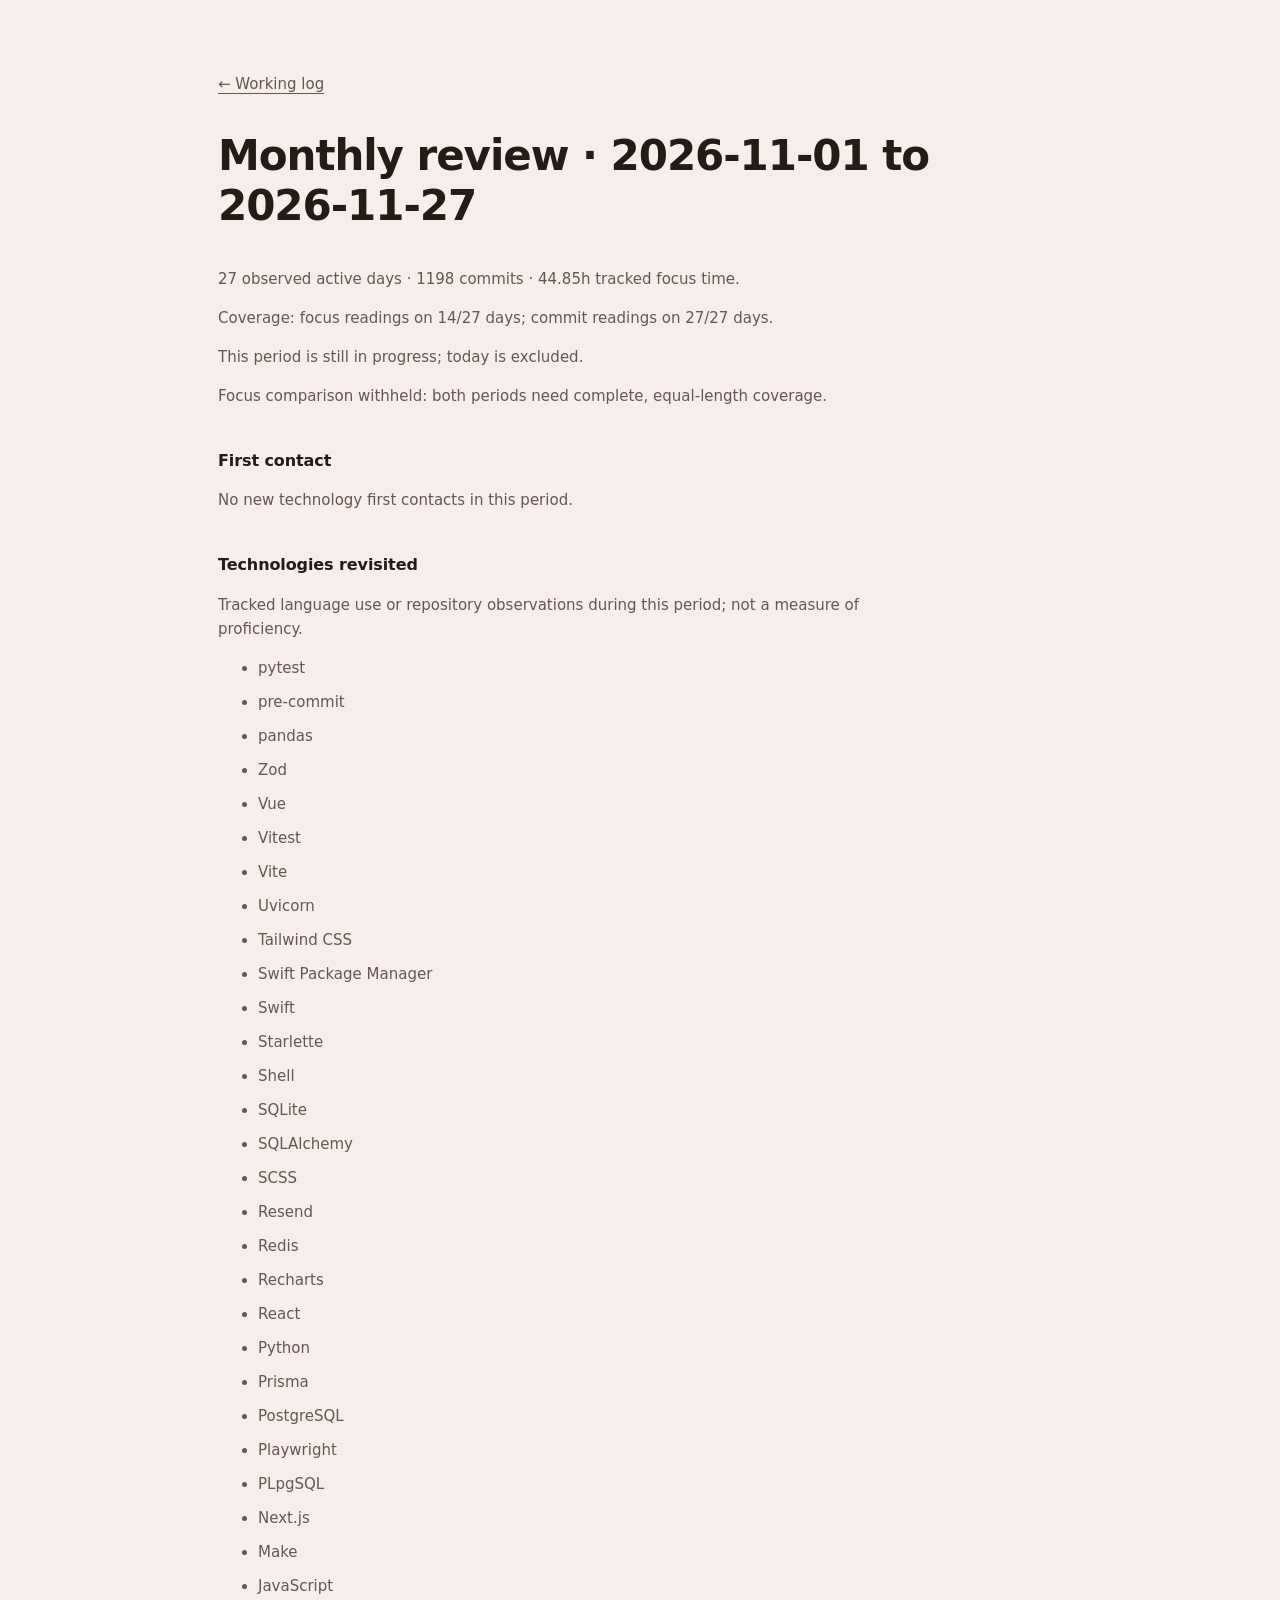
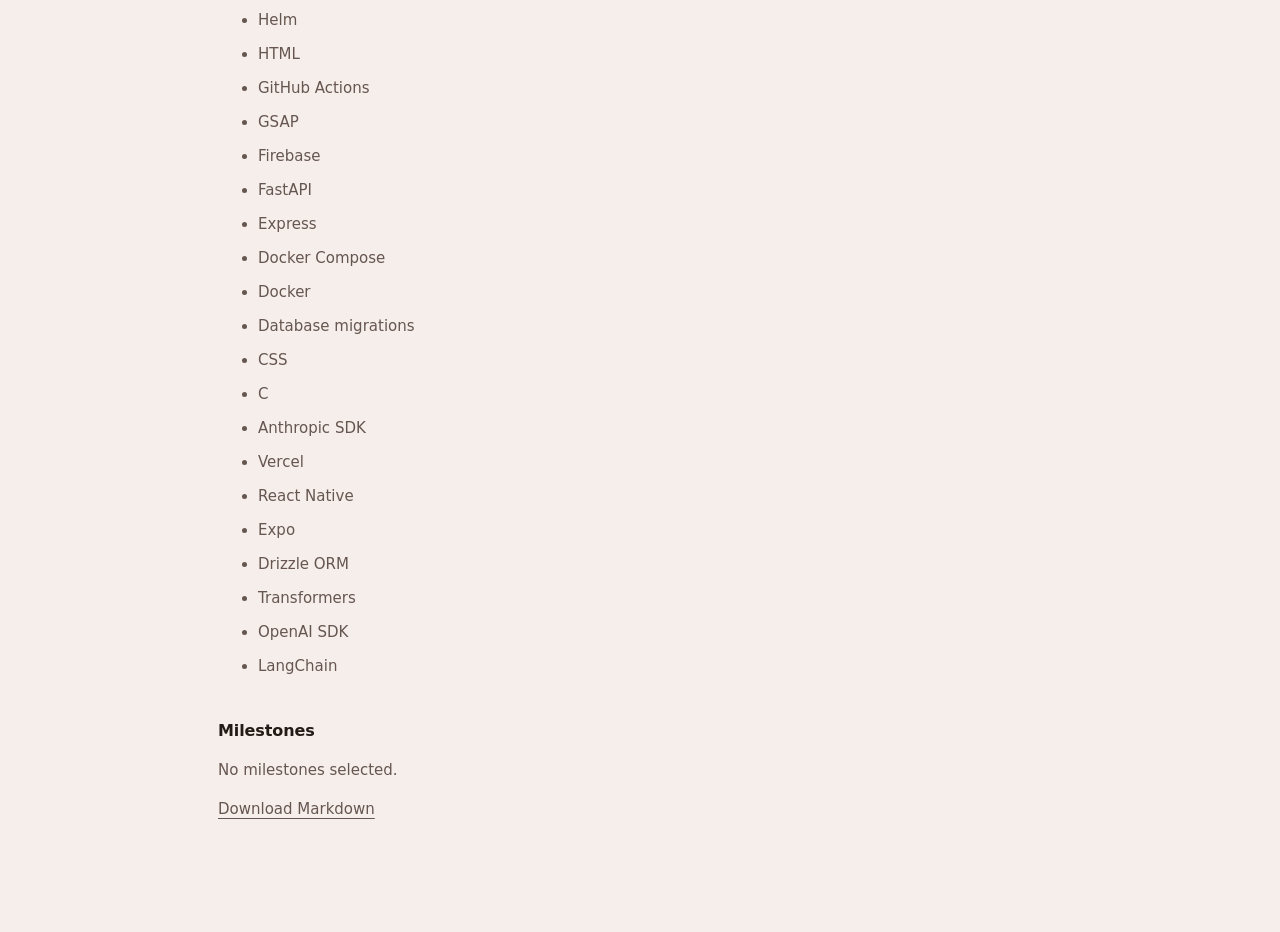
<file: monthly.html>
<!doctype html>
<html lang="en"><head><meta charset="utf-8"><meta name="viewport" content="width=device-width, initial-scale=1">
<title>Monthly review · Working log</title><style>:root {
  --bg: #17100f;
  --ink: #f2e8e3;
  --dim: #b3a099;
  --faint: #958077;
  --cell-empty: #241b19;
  --cell-hollow: #3a2c28;
  --accent: #f0a05c;
  --focus: #c9764a;
  --ramp-0: #3d2620;
  --ramp-1: #6b3a2a;
  --ramp-2: #9c5334;
  --ramp-3: #cc7642;
  --ramp-4: #f0a05c;
}@media(prefers-color-scheme:light){:root {
  --bg: #f6eeeb;
  --ink: #241a16;
  --dim: #665650;
  --faint: #75625a;
  --cell-empty: #e7dfda;
  --cell-hollow: #cdbfb8;
  --accent: #8f3f18;
  --focus: #a1552d;
  --ramp-0: #e6cdbd;
  --ramp-1: #d4a184;
  --ramp-2: #bc7854;
  --ramp-3: #9d5330;
  --ramp-4: #7a3517;
}}
*, *::before, *::after { box-sizing: border-box; }
html { -webkit-text-size-adjust: 100%; }
body {
  margin: 0;
  background: var(--bg);
  color: var(--ink);
  font: 15px/1.6 system-ui, -apple-system, 'Segoe UI', Roboto, sans-serif;
  font-synthesis-weight: none;
}
/* Grain sits on the substrate, never over the content. */
.grain {
  position: fixed; inset: 0; pointer-events: none; z-index: 0;
  background-image: url("data:image/svg+xml,%3Csvg xmlns='http://www.w3.org/2000/svg' width='160' height='160'%3E%3Cfilter id='n'%3E%3CfeTurbulence type='fractalNoise' baseFrequency='0.85' numOctaves='3' stitchTiles='stitch'/%3E%3C/filter%3E%3Crect width='100%25' height='100%25' filter='url(%23n)'/%3E%3C/svg%3E"); opacity: .045;
}
/* The field is the signature artifact, so the page aligns to IT rather than the
   other way round: this inset equals the SVG's own left margin (60 of 840),
   putting the masthead, headings and rows on the same axis as the stat columns. */
.page {
  position: relative; z-index: 1; max-width: 900px; margin: 0 auto;
  padding: 72px 28px 96px; --inset: 7.143%;
}
.masthead, section, .colophon { padding-left: var(--inset); }

.masthead { margin-bottom: 56px; }
.masthead h1 {
  margin: 0 0 10px; font-size: clamp(30px, 6vw, 46px); font-weight: 620;
  letter-spacing: -.022em; line-height: 1.05;
}
.masthead p { margin: 0; max-width: 54ch; color: var(--dim); }

/* The field is the signature artifact and leads the page. On a narrow screen it
   scrolls rather than shrinking until the cells are unreadable. */
.field-scroll { overflow-x: auto; margin: 0 -28px; padding: 0 28px; }
.field-scroll svg { margin-left: 0; }
.field-scroll svg { display: block; width: 100%; min-width: 700px; height: auto; }
.field-scroll svg path[fill]:not([fill="none"]) { transition: opacity .12s ease; }
.field-scroll svg:hover path[fill]:not([fill="none"]) { opacity: .55; }
.field-scroll svg path:hover { opacity: 1 !important; }

section { margin-top: 72px; }
h2 {
  margin: 0 0 5px; font-size: 16px; font-weight: 600; letter-spacing: -.006em;
  color: var(--ink);
}
.lede { margin: 0 0 26px; color: var(--faint); font-size: 13px; }
.review-links { display: flex; flex-wrap: wrap; gap: 8px 20px; }
.review-links a { color: var(--dim); text-underline-offset: 4px; }

/* Records. Fixed columns so every row lines up regardless of content length. */
.records { list-style: none; margin: 0; padding: 0; }
.records li {
  display: grid; grid-template-columns: 28px 1fr auto 104px;
  align-items: baseline; gap: 16px; padding: 11px 0;
  border-top: 1px solid var(--hairline);
}
.records li:first-child { border-top: 0; }
.rank { font: 500 12px/1 ui-monospace, SFMono-Regular, Menlo, monospace; color: var(--faint); }
.when { color: var(--ink); }
.hours {
  font: 500 21px/1 ui-monospace, SFMono-Regular, Menlo, monospace;
  letter-spacing: .01em; color: var(--accent);
}
.hours i { font-style: normal; font-size: 12px; color: var(--dim); margin-left: 3px; }
.commits { text-align: right; color: var(--dim); font-size: 13px; }

/* Picked up: typographic list, not a wall of tinted chips. */
.epoch { display: grid; grid-template-columns: 150px 1fr; gap: 20px; padding: 16px 0; border-top: 1px solid var(--hairline); }
.epoch:first-child { border-top: 0; }
.epoch h3 { margin: 0; font-size: 14px; font-weight: 500; color: var(--dim); }
.picked { list-style: none; display: flex; flex-wrap: wrap; margin: 0; padding: 0; gap: 0 14px; }
.picked li { position: relative; }
.picked li + li::before {
  content: "\00b7"; position: absolute; left: -9px; color: var(--faint);
}

/* Months. The bar carries the same cut corner as a field cell. */
.months { list-style: none; margin: 0; padding: 0; }
.months li {
  display: grid; grid-template-columns: 130px 1fr 64px; align-items: center;
  gap: 14px; padding: 9px 0;
}
.months .m { color: var(--dim); font-size: 13px; }
.months .track { height: 12px; background: var(--cell-empty); }
.months .track i {
  display: block; height: 100%; background: var(--focus);
  clip-path: polygon(0 0, calc(100% - 4px) 0, 100% 4px, 100% 100%, 0 100%);
}
.months .n { font: 500 14px/1 ui-monospace, SFMono-Regular, Menlo, monospace; text-align: right; }
.months .sub { grid-column: 2 / -1; font-size: 12px; color: var(--faint); margin-top: -4px; }

.colophon { margin-top: 80px; color: var(--faint); font-size: 12.5px; line-height: 1.7; }
.colophon a { color: var(--dim); text-decoration-thickness: 1px; text-underline-offset: 2px; }
.colophon a:hover { color: var(--ink); }

@media (max-width: 620px) {
  .page { padding: 48px 20px 72px; --inset: 0; }
  .records li { grid-template-columns: 22px 1fr auto; }
  .records .commits { grid-column: 2 / -1; text-align: left; margin-top: -6px; }
  .epoch { grid-template-columns: 1fr; gap: 6px; }
  .months li { grid-template-columns: 104px 1fr 56px; }
}
@media (prefers-reduced-motion: reduce) {
  * { transition: none !important; animation: none !important; }
}

article h1 {font-size:clamp(28px,5vw,42px);line-height:1.2;letter-spacing:-.025em;max-width:720px}
article h2 {margin-top:40px} article p,article li {max-width:700px;color:var(--dim)}
a {color:var(--dim);text-underline-offset:4px} li {margin-bottom:10px}
</style></head><body><main class="page"><a href="index.html">← Working log</a>
<article><h1>Monthly review · 2026-11-01 to 2026-11-27</h1><p>27 observed active days · 1198 commits · 44.85h tracked focus time.</p><p>Coverage: focus readings on 14/27 days; commit readings on 27/27 days.</p><p>This period is still in progress; today is excluded.</p><p>Focus comparison withheld: both periods need complete, equal-length coverage.</p><h2>First contact</h2><p>No new technology first contacts in this period.</p><h2>Technologies revisited</h2><p>Tracked language use or repository observations during this period; not a measure of proficiency.</p><ul><li>pytest</li><li>pre-commit</li><li>pandas</li><li>Zod</li><li>Vue</li><li>Vitest</li><li>Vite</li><li>Uvicorn</li><li>Tailwind CSS</li><li>Swift Package Manager</li><li>Swift</li><li>Starlette</li><li>Shell</li><li>SQLite</li><li>SQLAlchemy</li><li>SCSS</li><li>Resend</li><li>Redis</li><li>Recharts</li><li>React</li><li>Python</li><li>Prisma</li><li>PostgreSQL</li><li>Playwright</li><li>PLpgSQL</li><li>Next.js</li><li>Make</li><li>JavaScript</li><li>Helm</li><li>HTML</li><li>GitHub Actions</li><li>GSAP</li><li>Firebase</li><li>FastAPI</li><li>Express</li><li>Docker Compose</li><li>Docker</li><li>Database migrations</li><li>CSS</li><li>C</li><li>Anthropic SDK</li><li>Vercel</li><li>React Native</li><li>Expo</li><li>Drizzle ORM</li><li>Transformers</li><li>OpenAI SDK</li><li>LangChain</li></ul><h2>Milestones</h2><p>No milestones selected.</p></article><p><a href="monthly.md" download>Download Markdown</a></p>
</main></body></html>
</file>
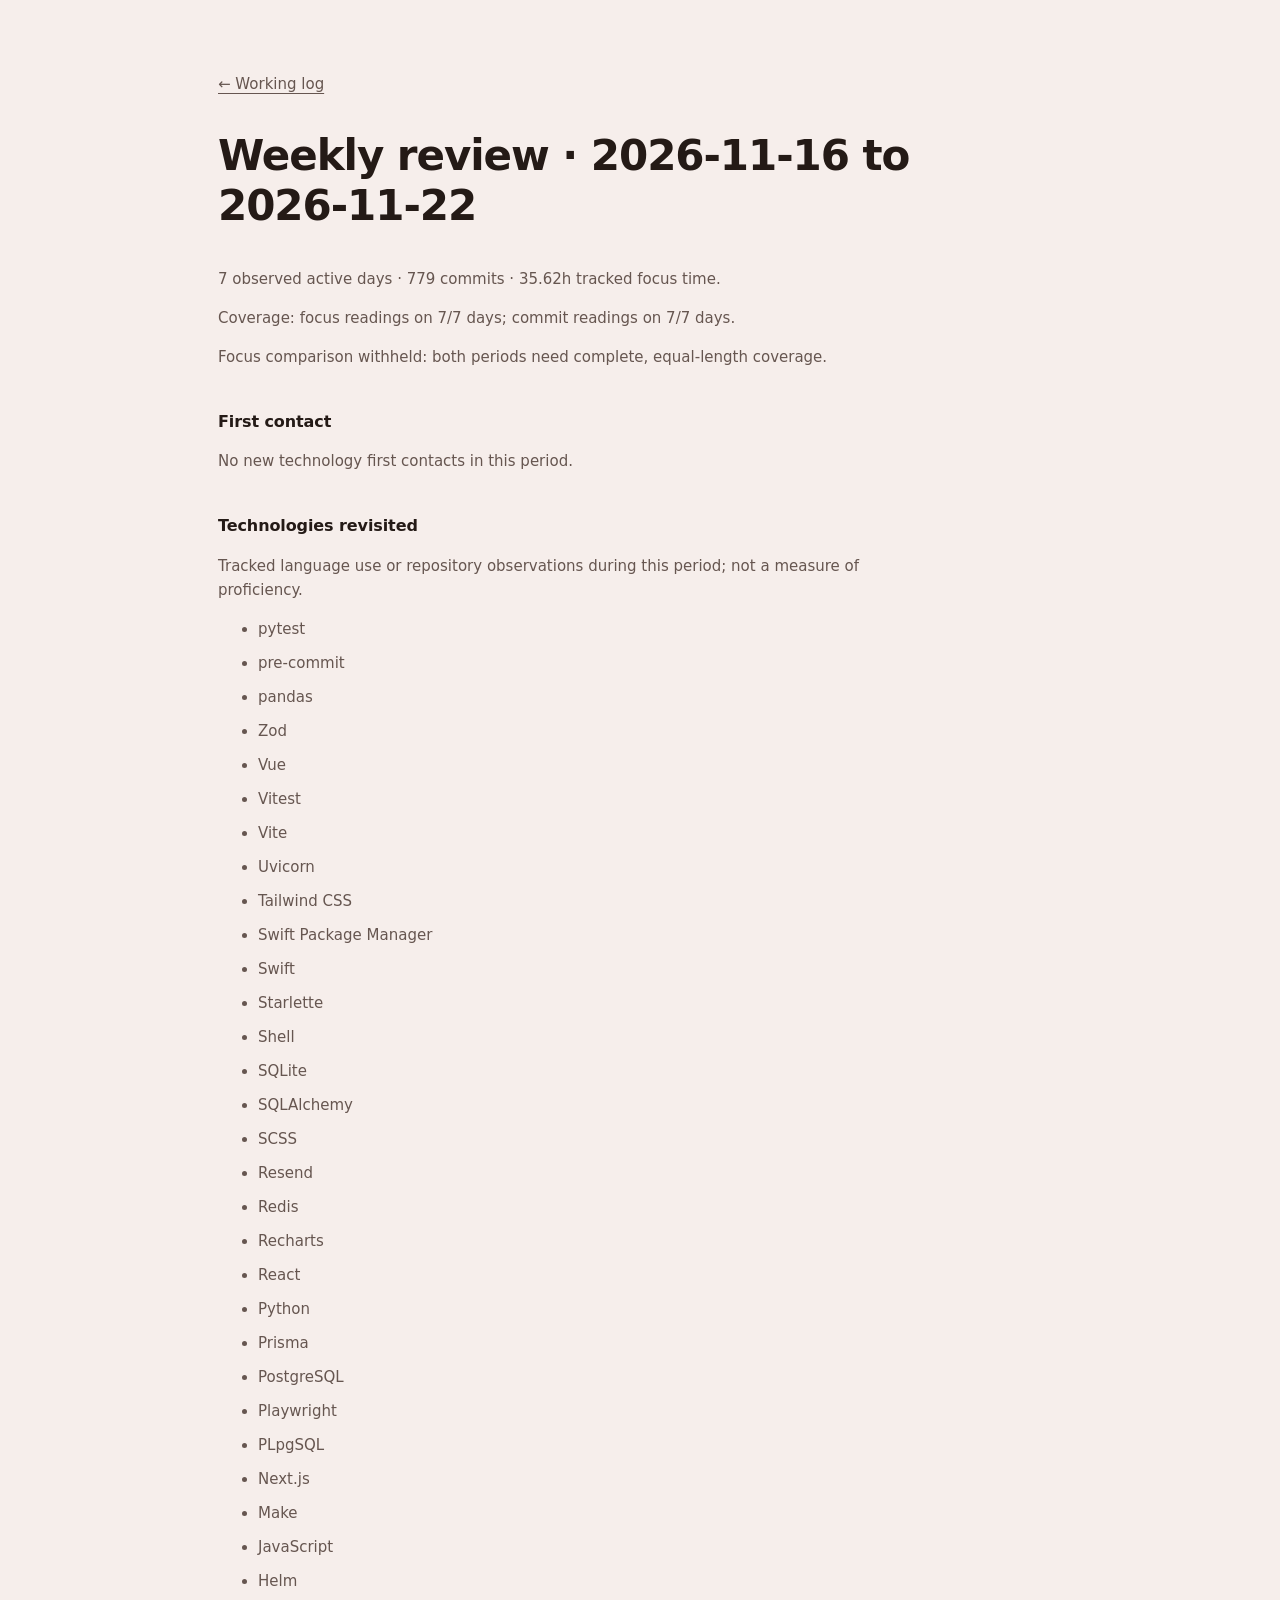
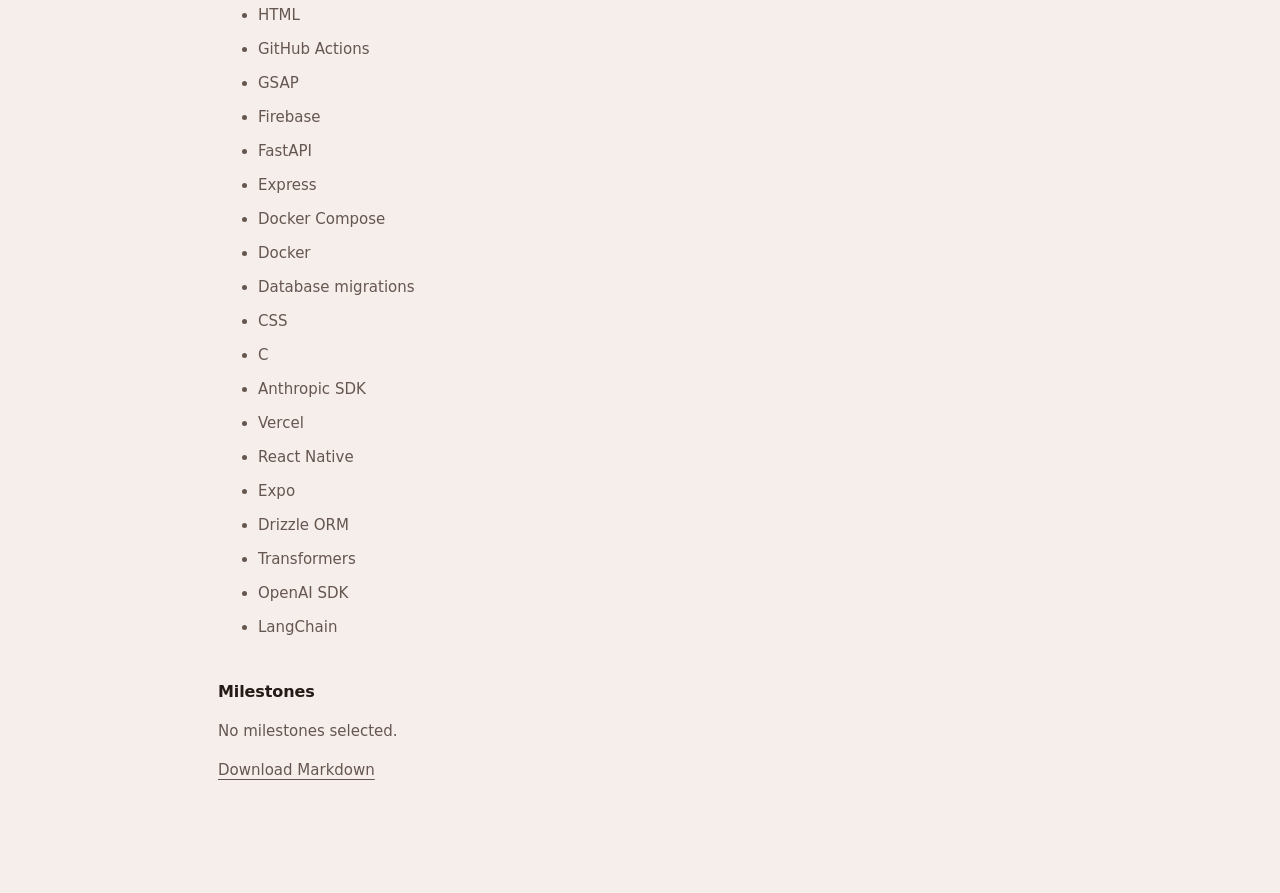
<file: weekly.html>
<!doctype html>
<html lang="en"><head><meta charset="utf-8"><meta name="viewport" content="width=device-width, initial-scale=1">
<title>Weekly review · Working log</title><style>:root {
  --bg: #17100f;
  --ink: #f2e8e3;
  --dim: #b3a099;
  --faint: #958077;
  --cell-empty: #241b19;
  --cell-hollow: #3a2c28;
  --accent: #f0a05c;
  --focus: #c9764a;
  --ramp-0: #3d2620;
  --ramp-1: #6b3a2a;
  --ramp-2: #9c5334;
  --ramp-3: #cc7642;
  --ramp-4: #f0a05c;
}@media(prefers-color-scheme:light){:root {
  --bg: #f6eeeb;
  --ink: #241a16;
  --dim: #665650;
  --faint: #75625a;
  --cell-empty: #e7dfda;
  --cell-hollow: #cdbfb8;
  --accent: #8f3f18;
  --focus: #a1552d;
  --ramp-0: #e6cdbd;
  --ramp-1: #d4a184;
  --ramp-2: #bc7854;
  --ramp-3: #9d5330;
  --ramp-4: #7a3517;
}}
*, *::before, *::after { box-sizing: border-box; }
html { -webkit-text-size-adjust: 100%; }
body {
  margin: 0;
  background: var(--bg);
  color: var(--ink);
  font: 15px/1.6 system-ui, -apple-system, 'Segoe UI', Roboto, sans-serif;
  font-synthesis-weight: none;
}
/* Grain sits on the substrate, never over the content. */
.grain {
  position: fixed; inset: 0; pointer-events: none; z-index: 0;
  background-image: url("data:image/svg+xml,%3Csvg xmlns='http://www.w3.org/2000/svg' width='160' height='160'%3E%3Cfilter id='n'%3E%3CfeTurbulence type='fractalNoise' baseFrequency='0.85' numOctaves='3' stitchTiles='stitch'/%3E%3C/filter%3E%3Crect width='100%25' height='100%25' filter='url(%23n)'/%3E%3C/svg%3E"); opacity: .045;
}
/* The field is the signature artifact, so the page aligns to IT rather than the
   other way round: this inset equals the SVG's own left margin (60 of 840),
   putting the masthead, headings and rows on the same axis as the stat columns. */
.page {
  position: relative; z-index: 1; max-width: 900px; margin: 0 auto;
  padding: 72px 28px 96px; --inset: 7.143%;
}
.masthead, section, .colophon { padding-left: var(--inset); }

.masthead { margin-bottom: 56px; }
.masthead h1 {
  margin: 0 0 10px; font-size: clamp(30px, 6vw, 46px); font-weight: 620;
  letter-spacing: -.022em; line-height: 1.05;
}
.masthead p { margin: 0; max-width: 54ch; color: var(--dim); }

/* The field is the signature artifact and leads the page. On a narrow screen it
   scrolls rather than shrinking until the cells are unreadable. */
.field-scroll { overflow-x: auto; margin: 0 -28px; padding: 0 28px; }
.field-scroll svg { margin-left: 0; }
.field-scroll svg { display: block; width: 100%; min-width: 700px; height: auto; }
.field-scroll svg path[fill]:not([fill="none"]) { transition: opacity .12s ease; }
.field-scroll svg:hover path[fill]:not([fill="none"]) { opacity: .55; }
.field-scroll svg path:hover { opacity: 1 !important; }

section { margin-top: 72px; }
h2 {
  margin: 0 0 5px; font-size: 16px; font-weight: 600; letter-spacing: -.006em;
  color: var(--ink);
}
.lede { margin: 0 0 26px; color: var(--faint); font-size: 13px; }
.review-links { display: flex; flex-wrap: wrap; gap: 8px 20px; }
.review-links a { color: var(--dim); text-underline-offset: 4px; }

/* Records. Fixed columns so every row lines up regardless of content length. */
.records { list-style: none; margin: 0; padding: 0; }
.records li {
  display: grid; grid-template-columns: 28px 1fr auto 104px;
  align-items: baseline; gap: 16px; padding: 11px 0;
  border-top: 1px solid var(--hairline);
}
.records li:first-child { border-top: 0; }
.rank { font: 500 12px/1 ui-monospace, SFMono-Regular, Menlo, monospace; color: var(--faint); }
.when { color: var(--ink); }
.hours {
  font: 500 21px/1 ui-monospace, SFMono-Regular, Menlo, monospace;
  letter-spacing: .01em; color: var(--accent);
}
.hours i { font-style: normal; font-size: 12px; color: var(--dim); margin-left: 3px; }
.commits { text-align: right; color: var(--dim); font-size: 13px; }

/* Picked up: typographic list, not a wall of tinted chips. */
.epoch { display: grid; grid-template-columns: 150px 1fr; gap: 20px; padding: 16px 0; border-top: 1px solid var(--hairline); }
.epoch:first-child { border-top: 0; }
.epoch h3 { margin: 0; font-size: 14px; font-weight: 500; color: var(--dim); }
.picked { list-style: none; display: flex; flex-wrap: wrap; margin: 0; padding: 0; gap: 0 14px; }
.picked li { position: relative; }
.picked li + li::before {
  content: "\00b7"; position: absolute; left: -9px; color: var(--faint);
}

/* Months. The bar carries the same cut corner as a field cell. */
.months { list-style: none; margin: 0; padding: 0; }
.months li {
  display: grid; grid-template-columns: 130px 1fr 64px; align-items: center;
  gap: 14px; padding: 9px 0;
}
.months .m { color: var(--dim); font-size: 13px; }
.months .track { height: 12px; background: var(--cell-empty); }
.months .track i {
  display: block; height: 100%; background: var(--focus);
  clip-path: polygon(0 0, calc(100% - 4px) 0, 100% 4px, 100% 100%, 0 100%);
}
.months .n { font: 500 14px/1 ui-monospace, SFMono-Regular, Menlo, monospace; text-align: right; }
.months .sub { grid-column: 2 / -1; font-size: 12px; color: var(--faint); margin-top: -4px; }

.colophon { margin-top: 80px; color: var(--faint); font-size: 12.5px; line-height: 1.7; }
.colophon a { color: var(--dim); text-decoration-thickness: 1px; text-underline-offset: 2px; }
.colophon a:hover { color: var(--ink); }

@media (max-width: 620px) {
  .page { padding: 48px 20px 72px; --inset: 0; }
  .records li { grid-template-columns: 22px 1fr auto; }
  .records .commits { grid-column: 2 / -1; text-align: left; margin-top: -6px; }
  .epoch { grid-template-columns: 1fr; gap: 6px; }
  .months li { grid-template-columns: 104px 1fr 56px; }
}
@media (prefers-reduced-motion: reduce) {
  * { transition: none !important; animation: none !important; }
}

article h1 {font-size:clamp(28px,5vw,42px);line-height:1.2;letter-spacing:-.025em;max-width:720px}
article h2 {margin-top:40px} article p,article li {max-width:700px;color:var(--dim)}
a {color:var(--dim);text-underline-offset:4px} li {margin-bottom:10px}
</style></head><body><main class="page"><a href="index.html">← Working log</a>
<article><h1>Weekly review · 2026-11-16 to 2026-11-22</h1><p>7 observed active days · 779 commits · 35.62h tracked focus time.</p><p>Coverage: focus readings on 7/7 days; commit readings on 7/7 days.</p><p>Focus comparison withheld: both periods need complete, equal-length coverage.</p><h2>First contact</h2><p>No new technology first contacts in this period.</p><h2>Technologies revisited</h2><p>Tracked language use or repository observations during this period; not a measure of proficiency.</p><ul><li>pytest</li><li>pre-commit</li><li>pandas</li><li>Zod</li><li>Vue</li><li>Vitest</li><li>Vite</li><li>Uvicorn</li><li>Tailwind CSS</li><li>Swift Package Manager</li><li>Swift</li><li>Starlette</li><li>Shell</li><li>SQLite</li><li>SQLAlchemy</li><li>SCSS</li><li>Resend</li><li>Redis</li><li>Recharts</li><li>React</li><li>Python</li><li>Prisma</li><li>PostgreSQL</li><li>Playwright</li><li>PLpgSQL</li><li>Next.js</li><li>Make</li><li>JavaScript</li><li>Helm</li><li>HTML</li><li>GitHub Actions</li><li>GSAP</li><li>Firebase</li><li>FastAPI</li><li>Express</li><li>Docker Compose</li><li>Docker</li><li>Database migrations</li><li>CSS</li><li>C</li><li>Anthropic SDK</li><li>Vercel</li><li>React Native</li><li>Expo</li><li>Drizzle ORM</li><li>Transformers</li><li>OpenAI SDK</li><li>LangChain</li></ul><h2>Milestones</h2><p>No milestones selected.</p></article><p><a href="weekly.md" download>Download Markdown</a></p>
</main></body></html>
</file>
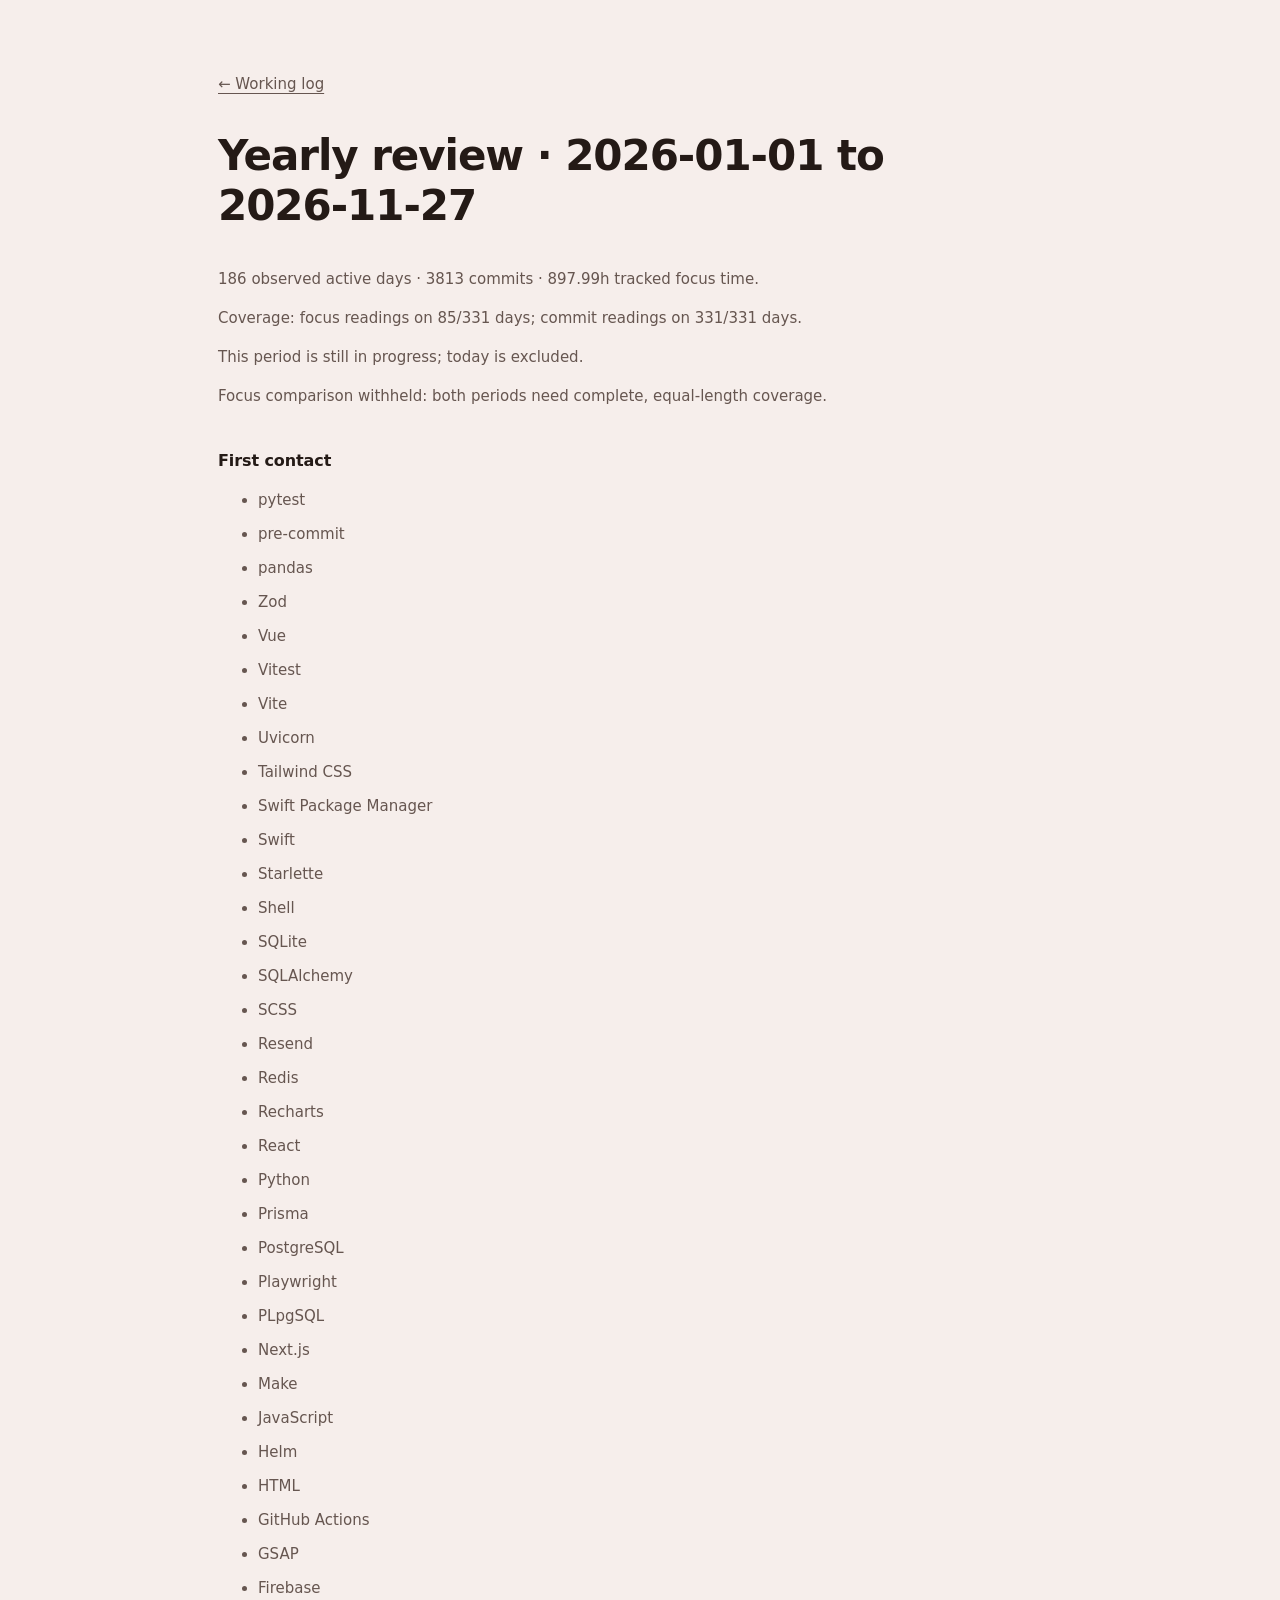
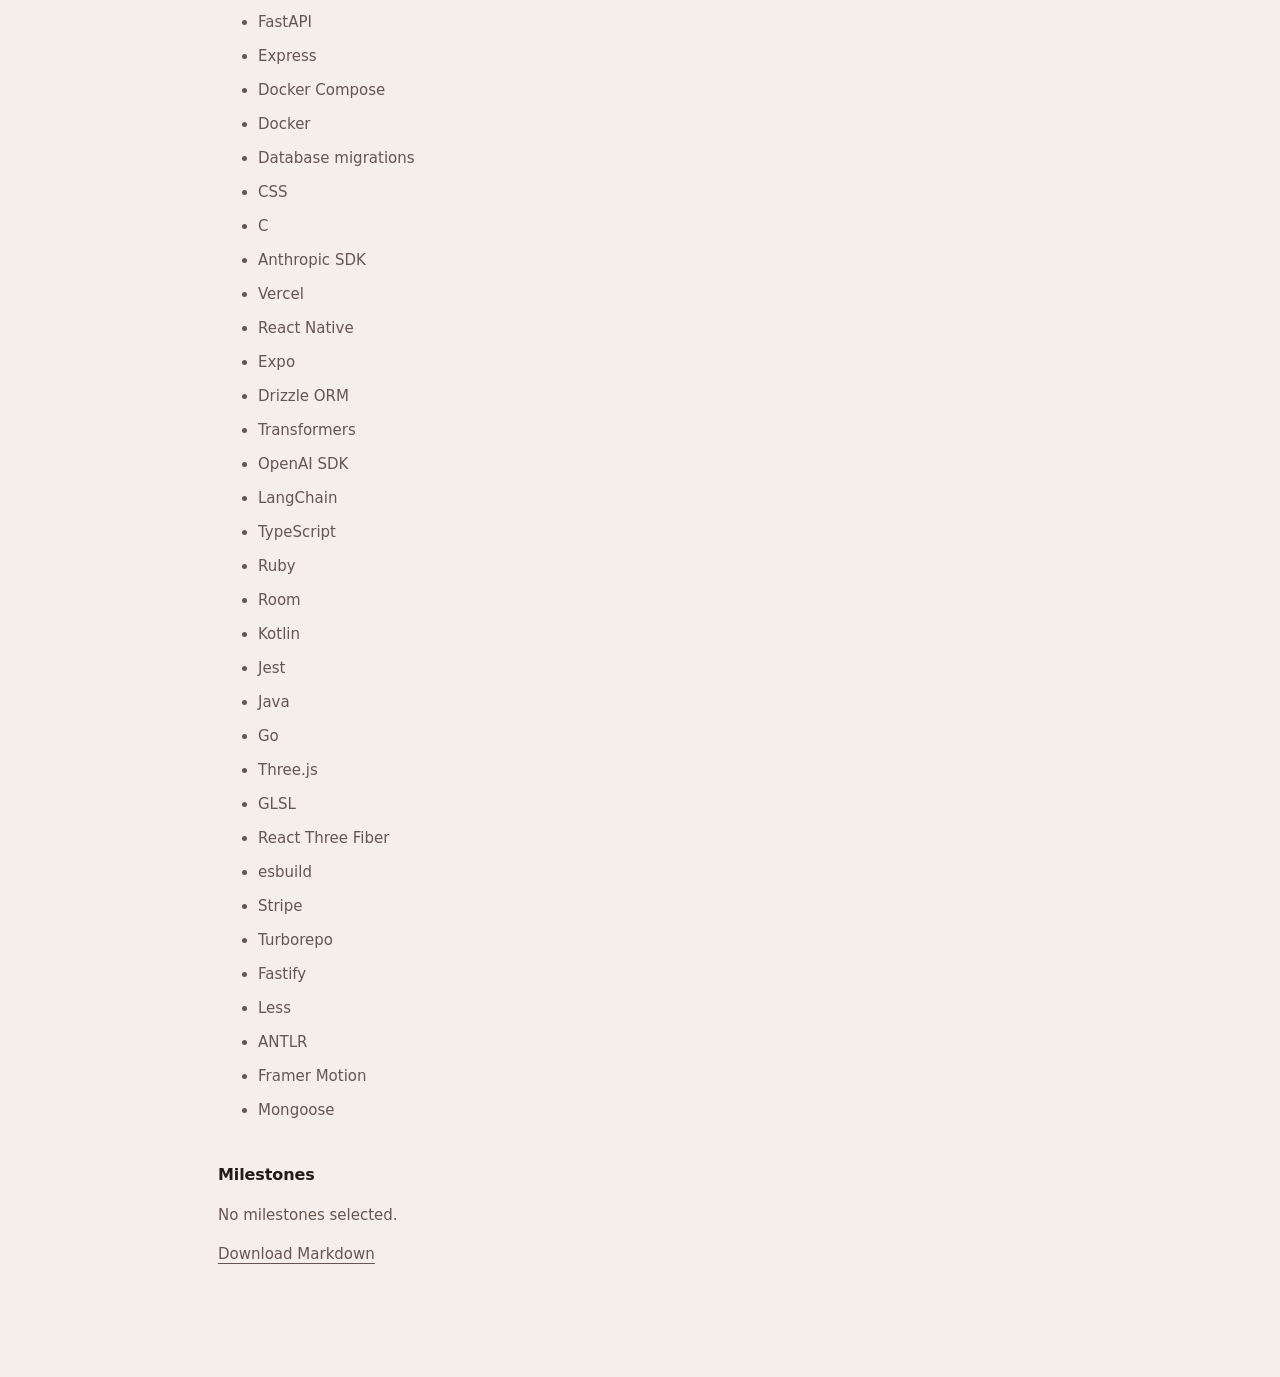
<file: yearly.html>
<!doctype html>
<html lang="en"><head><meta charset="utf-8"><meta name="viewport" content="width=device-width, initial-scale=1">
<title>Yearly review · Working log</title><style>:root {
  --bg: #17100f;
  --ink: #f2e8e3;
  --dim: #b3a099;
  --faint: #958077;
  --cell-empty: #241b19;
  --cell-hollow: #3a2c28;
  --accent: #f0a05c;
  --focus: #c9764a;
  --ramp-0: #3d2620;
  --ramp-1: #6b3a2a;
  --ramp-2: #9c5334;
  --ramp-3: #cc7642;
  --ramp-4: #f0a05c;
}@media(prefers-color-scheme:light){:root {
  --bg: #f6eeeb;
  --ink: #241a16;
  --dim: #665650;
  --faint: #75625a;
  --cell-empty: #e7dfda;
  --cell-hollow: #cdbfb8;
  --accent: #8f3f18;
  --focus: #a1552d;
  --ramp-0: #e6cdbd;
  --ramp-1: #d4a184;
  --ramp-2: #bc7854;
  --ramp-3: #9d5330;
  --ramp-4: #7a3517;
}}
*, *::before, *::after { box-sizing: border-box; }
html { -webkit-text-size-adjust: 100%; }
body {
  margin: 0;
  background: var(--bg);
  color: var(--ink);
  font: 15px/1.6 system-ui, -apple-system, 'Segoe UI', Roboto, sans-serif;
  font-synthesis-weight: none;
}
/* Grain sits on the substrate, never over the content. */
.grain {
  position: fixed; inset: 0; pointer-events: none; z-index: 0;
  background-image: url("data:image/svg+xml,%3Csvg xmlns='http://www.w3.org/2000/svg' width='160' height='160'%3E%3Cfilter id='n'%3E%3CfeTurbulence type='fractalNoise' baseFrequency='0.85' numOctaves='3' stitchTiles='stitch'/%3E%3C/filter%3E%3Crect width='100%25' height='100%25' filter='url(%23n)'/%3E%3C/svg%3E"); opacity: .045;
}
/* The field is the signature artifact, so the page aligns to IT rather than the
   other way round: this inset equals the SVG's own left margin (60 of 840),
   putting the masthead, headings and rows on the same axis as the stat columns. */
.page {
  position: relative; z-index: 1; max-width: 900px; margin: 0 auto;
  padding: 72px 28px 96px; --inset: 7.143%;
}
.masthead, section, .colophon { padding-left: var(--inset); }

.masthead { margin-bottom: 56px; }
.masthead h1 {
  margin: 0 0 10px; font-size: clamp(30px, 6vw, 46px); font-weight: 620;
  letter-spacing: -.022em; line-height: 1.05;
}
.masthead p { margin: 0; max-width: 54ch; color: var(--dim); }

/* The field is the signature artifact and leads the page. On a narrow screen it
   scrolls rather than shrinking until the cells are unreadable. */
.field-scroll { overflow-x: auto; margin: 0 -28px; padding: 0 28px; }
.field-scroll svg { margin-left: 0; }
.field-scroll svg { display: block; width: 100%; min-width: 700px; height: auto; }
.field-scroll svg path[fill]:not([fill="none"]) { transition: opacity .12s ease; }
.field-scroll svg:hover path[fill]:not([fill="none"]) { opacity: .55; }
.field-scroll svg path:hover { opacity: 1 !important; }

section { margin-top: 72px; }
h2 {
  margin: 0 0 5px; font-size: 16px; font-weight: 600; letter-spacing: -.006em;
  color: var(--ink);
}
.lede { margin: 0 0 26px; color: var(--faint); font-size: 13px; }
.review-links { display: flex; flex-wrap: wrap; gap: 8px 20px; }
.review-links a { color: var(--dim); text-underline-offset: 4px; }

/* Records. Fixed columns so every row lines up regardless of content length. */
.records { list-style: none; margin: 0; padding: 0; }
.records li {
  display: grid; grid-template-columns: 28px 1fr auto 104px;
  align-items: baseline; gap: 16px; padding: 11px 0;
  border-top: 1px solid var(--hairline);
}
.records li:first-child { border-top: 0; }
.rank { font: 500 12px/1 ui-monospace, SFMono-Regular, Menlo, monospace; color: var(--faint); }
.when { color: var(--ink); }
.hours {
  font: 500 21px/1 ui-monospace, SFMono-Regular, Menlo, monospace;
  letter-spacing: .01em; color: var(--accent);
}
.hours i { font-style: normal; font-size: 12px; color: var(--dim); margin-left: 3px; }
.commits { text-align: right; color: var(--dim); font-size: 13px; }

/* Picked up: typographic list, not a wall of tinted chips. */
.epoch { display: grid; grid-template-columns: 150px 1fr; gap: 20px; padding: 16px 0; border-top: 1px solid var(--hairline); }
.epoch:first-child { border-top: 0; }
.epoch h3 { margin: 0; font-size: 14px; font-weight: 500; color: var(--dim); }
.picked { list-style: none; display: flex; flex-wrap: wrap; margin: 0; padding: 0; gap: 0 14px; }
.picked li { position: relative; }
.picked li + li::before {
  content: "\00b7"; position: absolute; left: -9px; color: var(--faint);
}

/* Months. The bar carries the same cut corner as a field cell. */
.months { list-style: none; margin: 0; padding: 0; }
.months li {
  display: grid; grid-template-columns: 130px 1fr 64px; align-items: center;
  gap: 14px; padding: 9px 0;
}
.months .m { color: var(--dim); font-size: 13px; }
.months .track { height: 12px; background: var(--cell-empty); }
.months .track i {
  display: block; height: 100%; background: var(--focus);
  clip-path: polygon(0 0, calc(100% - 4px) 0, 100% 4px, 100% 100%, 0 100%);
}
.months .n { font: 500 14px/1 ui-monospace, SFMono-Regular, Menlo, monospace; text-align: right; }
.months .sub { grid-column: 2 / -1; font-size: 12px; color: var(--faint); margin-top: -4px; }

.colophon { margin-top: 80px; color: var(--faint); font-size: 12.5px; line-height: 1.7; }
.colophon a { color: var(--dim); text-decoration-thickness: 1px; text-underline-offset: 2px; }
.colophon a:hover { color: var(--ink); }

@media (max-width: 620px) {
  .page { padding: 48px 20px 72px; --inset: 0; }
  .records li { grid-template-columns: 22px 1fr auto; }
  .records .commits { grid-column: 2 / -1; text-align: left; margin-top: -6px; }
  .epoch { grid-template-columns: 1fr; gap: 6px; }
  .months li { grid-template-columns: 104px 1fr 56px; }
}
@media (prefers-reduced-motion: reduce) {
  * { transition: none !important; animation: none !important; }
}

article h1 {font-size:clamp(28px,5vw,42px);line-height:1.2;letter-spacing:-.025em;max-width:720px}
article h2 {margin-top:40px} article p,article li {max-width:700px;color:var(--dim)}
a {color:var(--dim);text-underline-offset:4px} li {margin-bottom:10px}
</style></head><body><main class="page"><a href="index.html">← Working log</a>
<article><h1>Yearly review · 2026-01-01 to 2026-11-27</h1><p>186 observed active days · 3813 commits · 897.99h tracked focus time.</p><p>Coverage: focus readings on 85/331 days; commit readings on 331/331 days.</p><p>This period is still in progress; today is excluded.</p><p>Focus comparison withheld: both periods need complete, equal-length coverage.</p><h2>First contact</h2><ul><li>pytest</li><li>pre-commit</li><li>pandas</li><li>Zod</li><li>Vue</li><li>Vitest</li><li>Vite</li><li>Uvicorn</li><li>Tailwind CSS</li><li>Swift Package Manager</li><li>Swift</li><li>Starlette</li><li>Shell</li><li>SQLite</li><li>SQLAlchemy</li><li>SCSS</li><li>Resend</li><li>Redis</li><li>Recharts</li><li>React</li><li>Python</li><li>Prisma</li><li>PostgreSQL</li><li>Playwright</li><li>PLpgSQL</li><li>Next.js</li><li>Make</li><li>JavaScript</li><li>Helm</li><li>HTML</li><li>GitHub Actions</li><li>GSAP</li><li>Firebase</li><li>FastAPI</li><li>Express</li><li>Docker Compose</li><li>Docker</li><li>Database migrations</li><li>CSS</li><li>C</li><li>Anthropic SDK</li><li>Vercel</li><li>React Native</li><li>Expo</li><li>Drizzle ORM</li><li>Transformers</li><li>OpenAI SDK</li><li>LangChain</li><li>TypeScript</li><li>Ruby</li><li>Room</li><li>Kotlin</li><li>Jest</li><li>Java</li><li>Go</li><li>Three.js</li><li>GLSL</li><li>React Three Fiber</li><li>esbuild</li><li>Stripe</li><li>Turborepo</li><li>Fastify</li><li>Less</li><li>ANTLR</li><li>Framer Motion</li><li>Mongoose</li></ul><h2>Milestones</h2><p>No milestones selected.</p></article><p><a href="yearly.md" download>Download Markdown</a></p>
</main></body></html>
</file>
